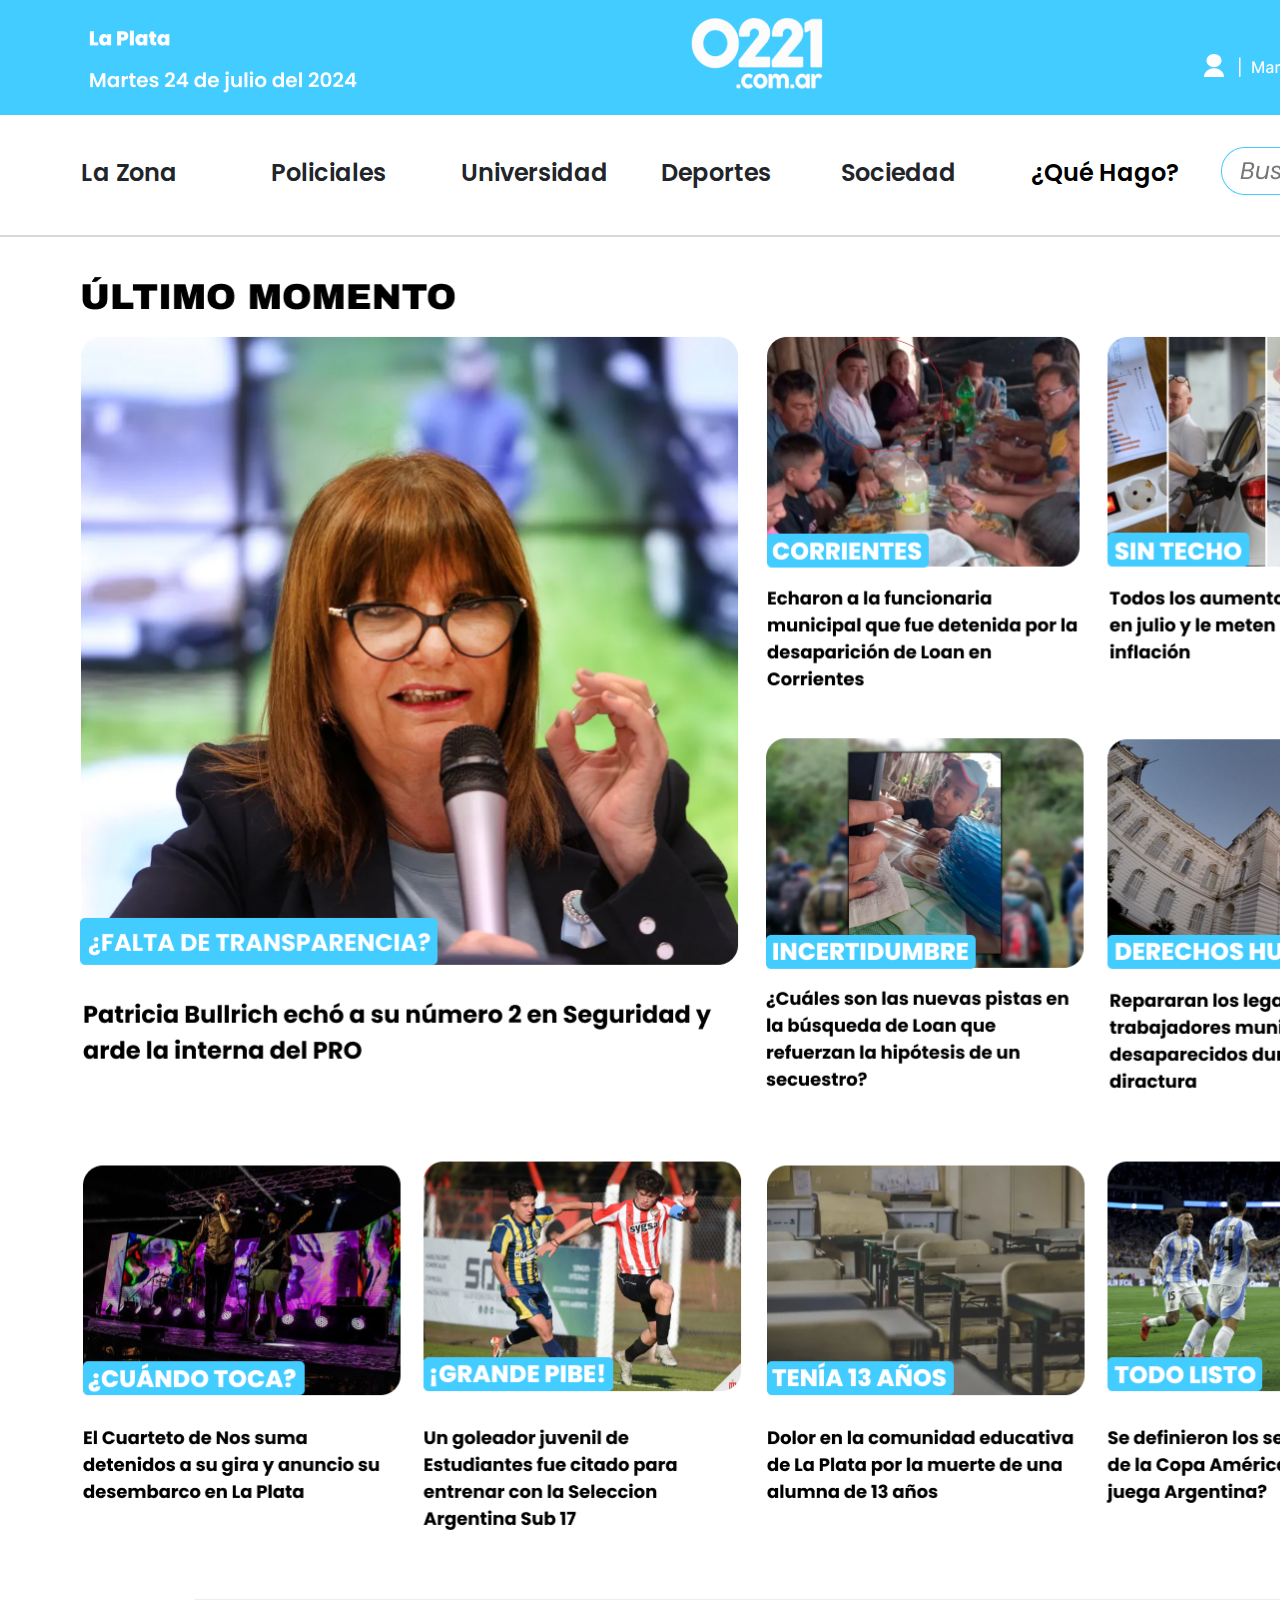
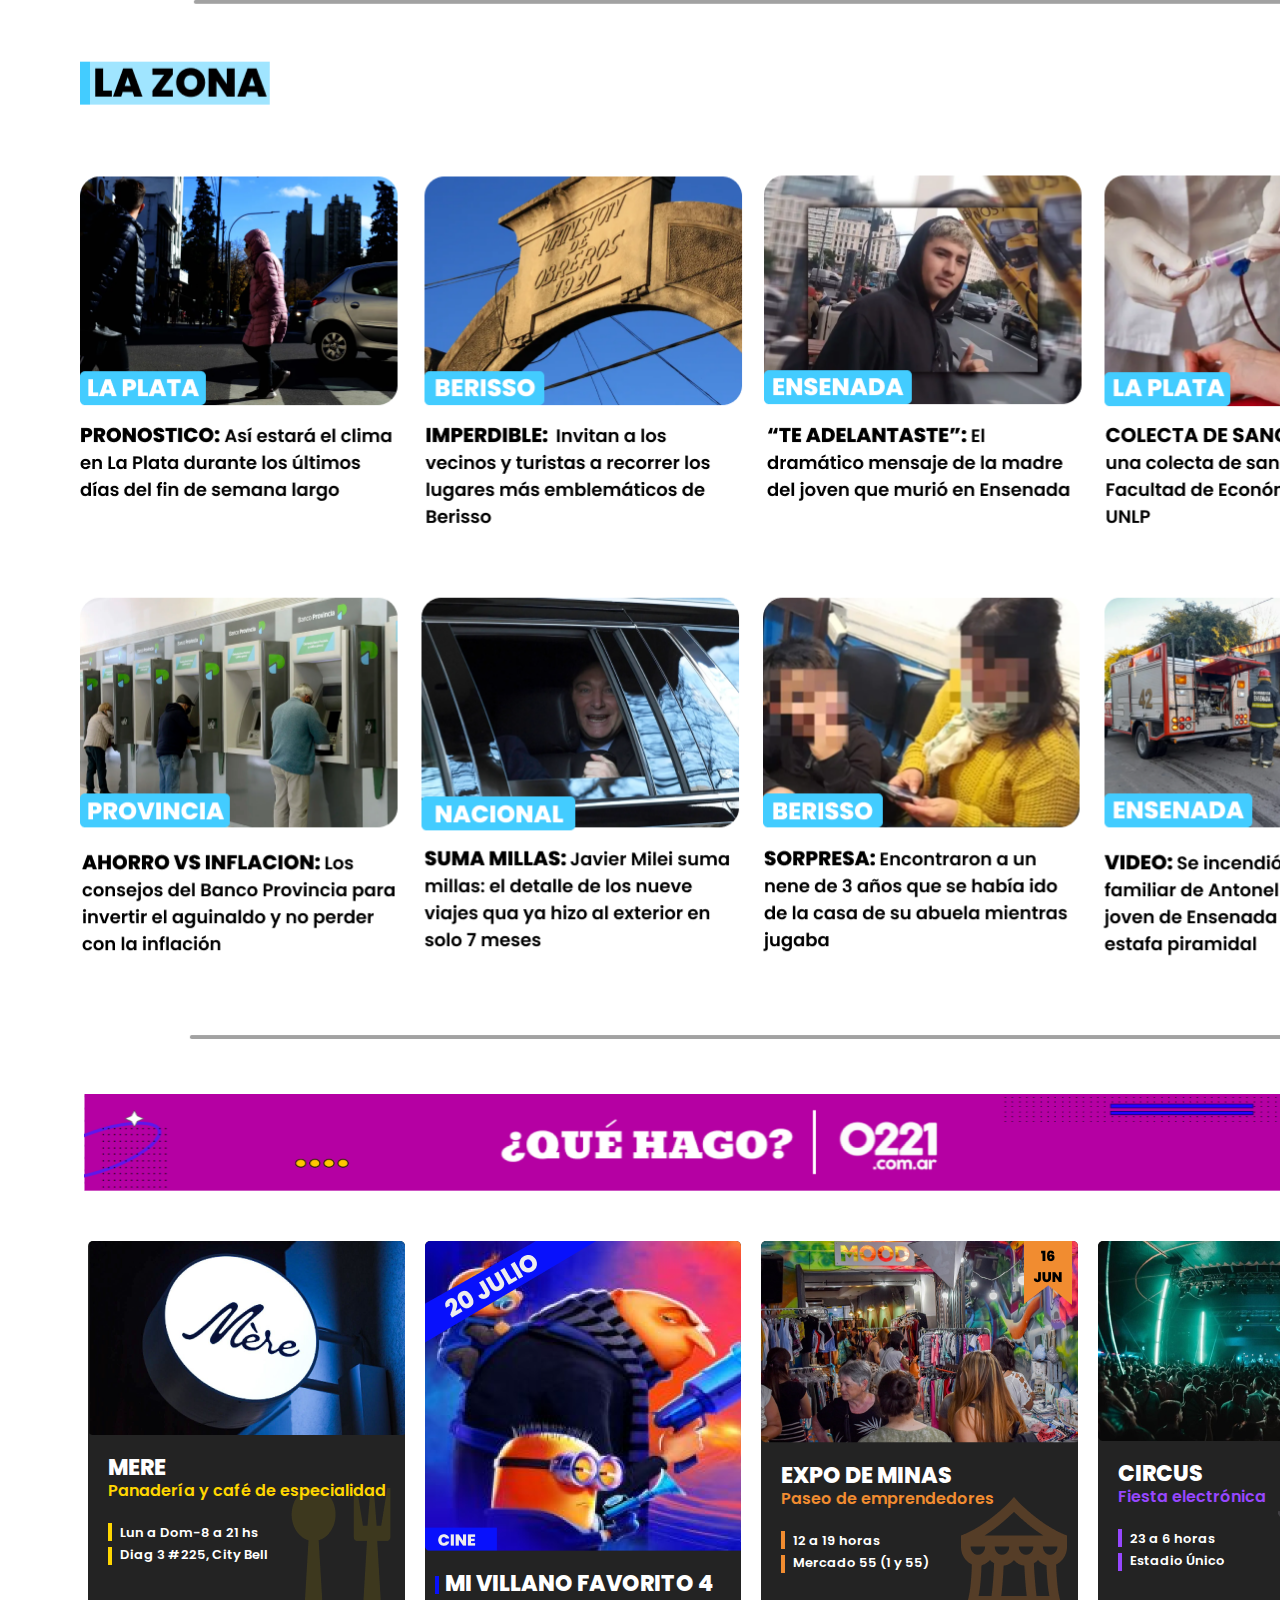
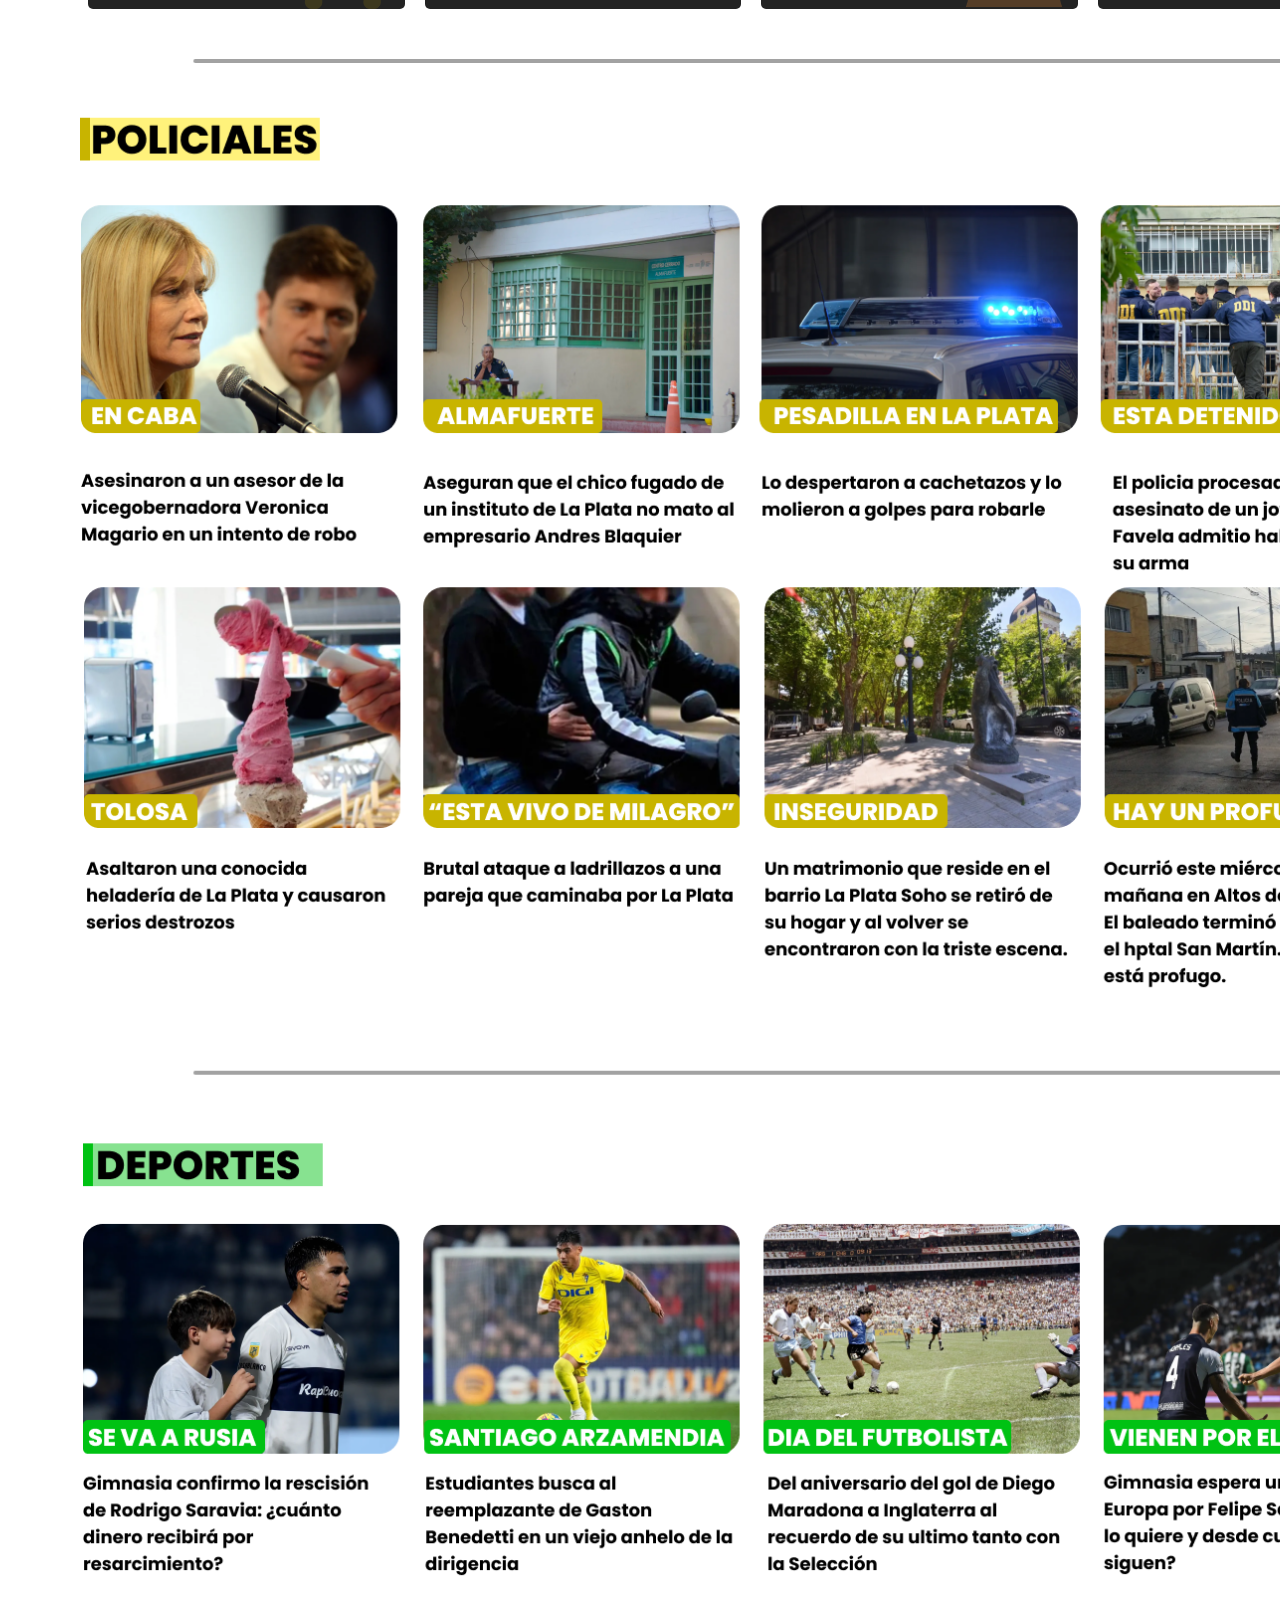
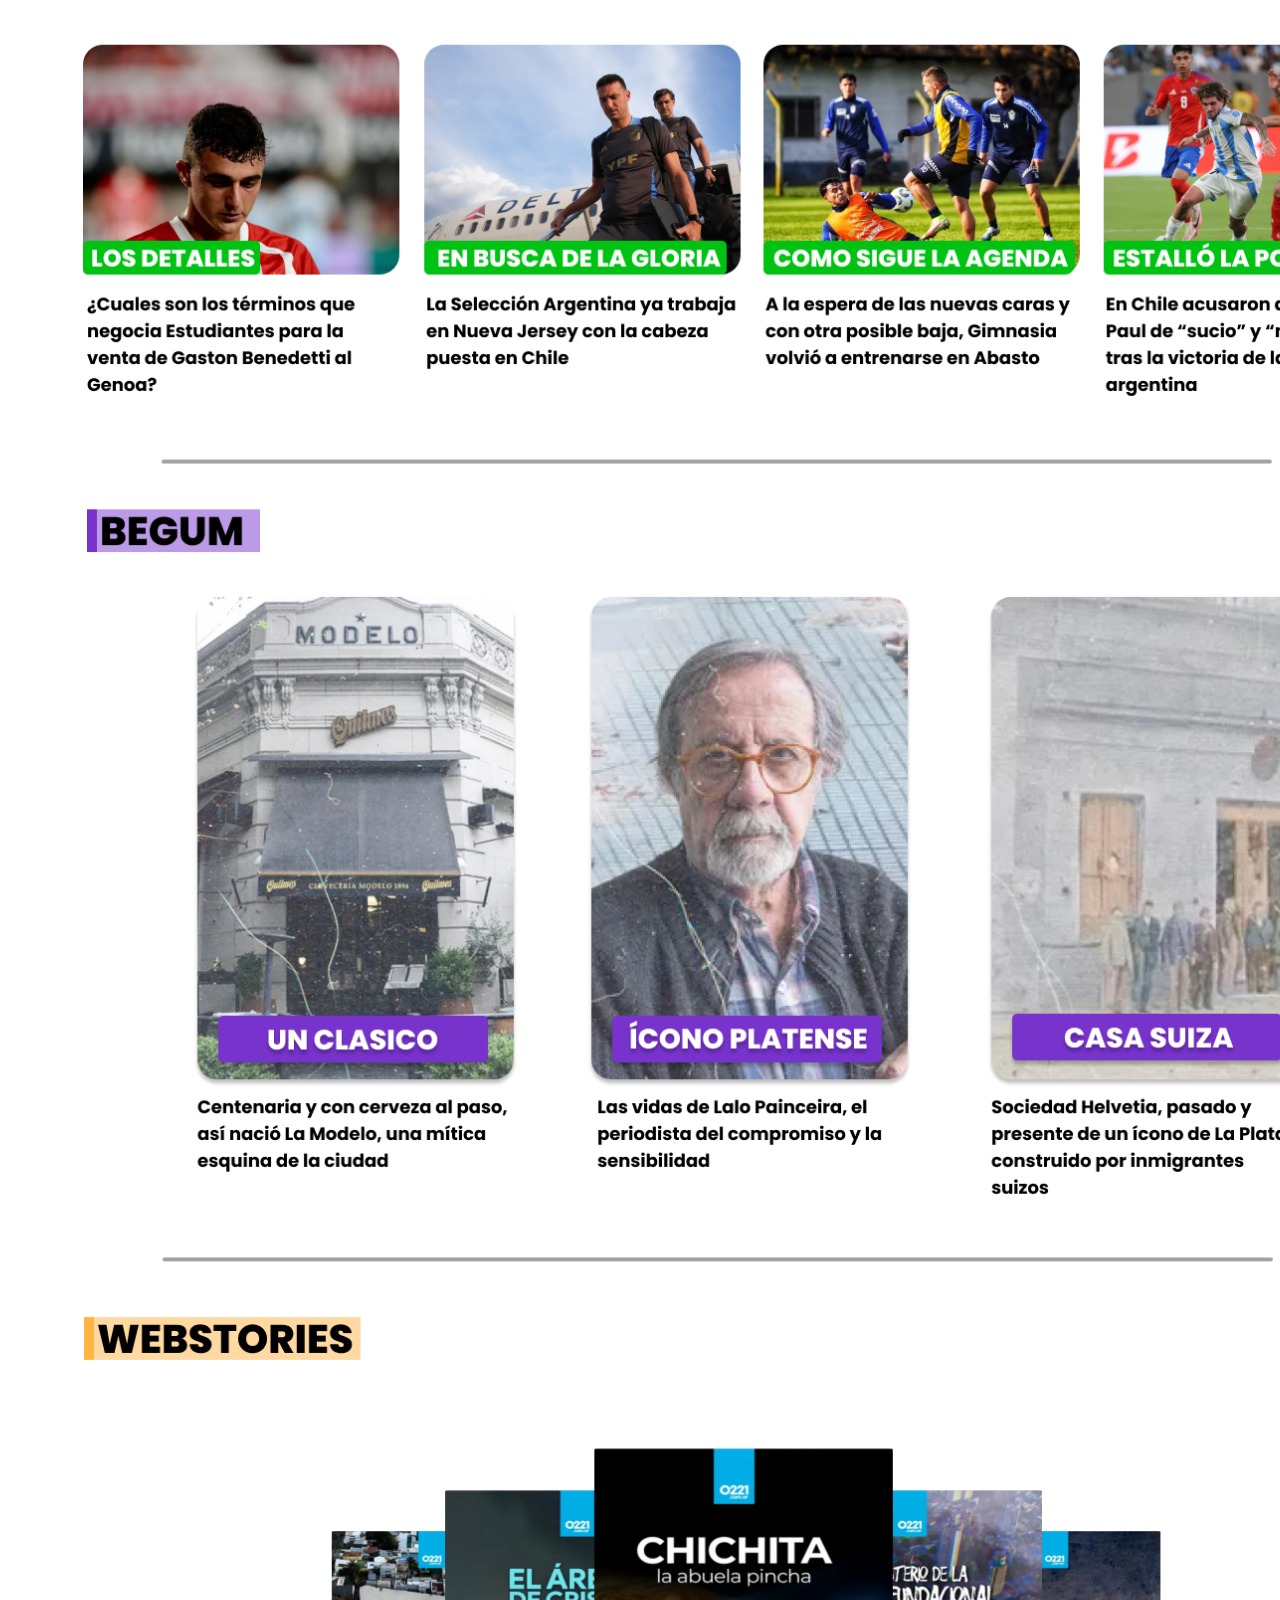
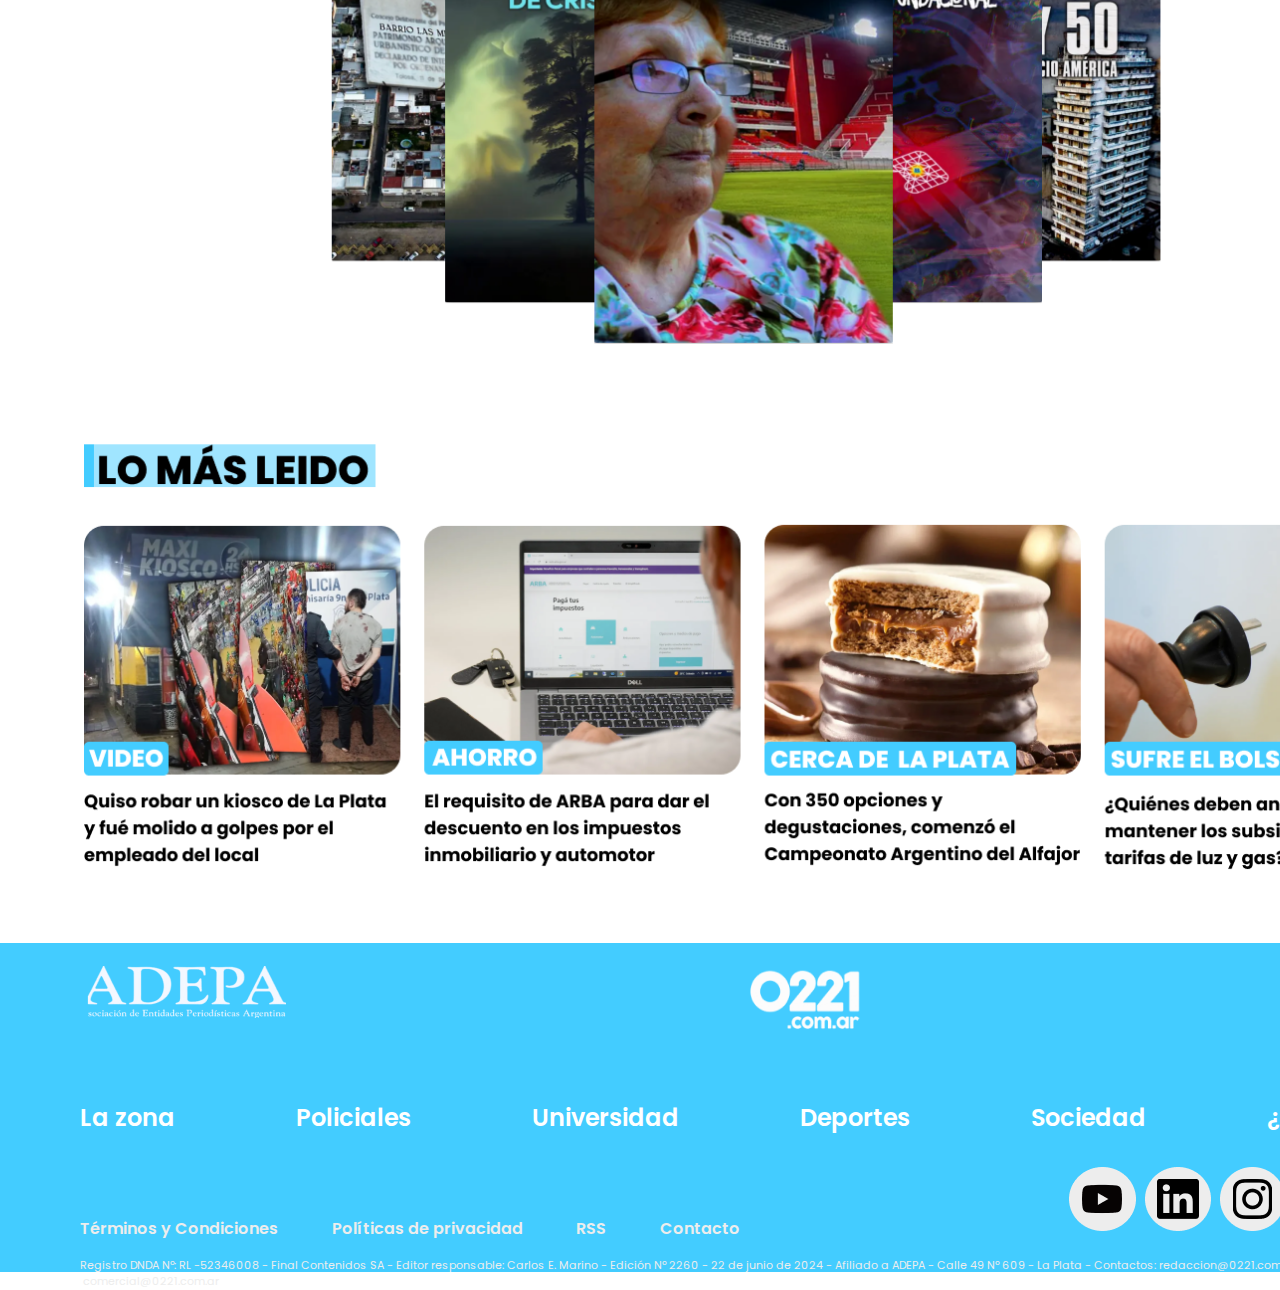
<file: index.html>
<!DOCTYPE html>
<html lang="en">
<head>
    <meta charset="UTF-8">
    <meta name="viewport" content="width=device-width, initial-scale=1.0">
    <link rel="preconnect" href="https://fonts.googleapis.com">
    <link rel="preconnect" href="https://fonts.gstatic.com" crossorigin>
    <link href="https://fonts.googleapis.com/css2?family=Poppins:ital,wght@0,100;0,200;0,300;0,400;0,500;0,600;0,700;0,800;0,900;1,100;1,200;1,300;1,400;1,500;1,600;1,700;1,800;1,900&display=swap" rel="stylesheet">
    <link href="https://cdn.jsdelivr.net/npm/bootstrap@5.3.3/dist/css/bootstrap.min.css" rel="stylesheet" integrity="sha384-QWTKZyjpPEjISv5WaRU9OFeRpok6YctnYmDr5pNlyT2bRjXh0JMhjY6hW+ALEwIH" crossorigin="anonymous">
    <link rel="stylesheet" href="QH.html">
    <link rel="stylesheet" href="style.css">
    <title>0221</title>
</head>
<body>
    <!--NAVBAR-->
    <header>
        <img src="data/header.png" alt="header">
    </header>
    <!--SECCIONES-->
    <section class="navbar2">
        <div class="dropdown zona H">
            <button class="dropdown-item" type="button" data-bs-toggle="dropdown" aria-expanded="false">
                <span>La Zona</span>
            </button>
            <ul class="dropdown-menu">
                <li><a class="dropdown-item" href="#">La Plata</a></li>
                <li><a class="dropdown-item" href="#">Berisso</a></li>
                <li><a class="dropdown-item" href="#">Ensenada</a></li>
                <li><a class="dropdown-item" href="#">Provincial</a></li>
                <li><a class="dropdown-item" href="#">Nacional</a></li>
            </ul>
        </div>
        <div class="poli H">
            <a><span>Policiales</span></a>
        </div>
        <div class="uni H">
            <a><span>Universidad</span></a>
        </div>
        <div class="dropdown deporte H">
            <button class="dropdown-item" type="button" data-bs-toggle="dropdown" aria-expanded="false">
                <span>Deportes</span>
            </button>
            <ul class="dropdown-menu">
                <li><a class="dropdown-item" href="#">Estudiantes</a></li>
                <li><a class="dropdown-item" href="#">Gimnasia</a></li>
                <li><a class="dropdown-item" href="#">Deportes</a></li>
            </ul>
        </div>
        <div class="dropdown sociedad H">
            <button class="dropdown-item" type="button" data-bs-toggle="dropdown" aria-expanded="false">
                <span>Sociedad</span>
            </button>
            <ul class="dropdown-menu">
                <li><a class="dropdown-item" href="#">Entretenimiento</a></li>
                <li><a class="dropdown-item" href="#">Tecno</a></li>
                <li><a class="dropdown-item" href="#">Bagum</a></li>
            </ul>
        </div>
        <div class="quehago H">
            <a href="QH.html"><span>¿Qué Hago?</span></a>
        </div>
        <div class="buscar">
            <img src="data/buscador.png" alt="">
        </div>
    </section>
    <!--PNG INICIO-->
    <section>
        <div class="stroke"></div>
        <img class="inicio" src="data/inicio.png" alt="" width="1345">
    </section>
    <!--QUE HAGO-->
    <section>
        <div>
            <a href="QH.html">
                <img class="rect-qh" src="data/bannerhome.png" alt="">
            </a>
        </div>
        <div class="orden-tarjetas">
            <div class="tarjeta">
                <img src="data/cards/comer1.png" alt="" >
                <h2>MERE</h2>
                <h3 class="amarillo">Panadería y café de especialidad</p>
                <div class="rect-cards-arriba" id="Ramarillo"></div>
                <p class="p1">Lun a Dom-8 a 21 hs </p>
                <div class="rect-cards-abajo" id="Ramarillo"></div>
                <p class="p2">Diag 3 #225, City Bell</p>
                <img  class="icono" src="data/comer.png" alt="">
                <div class="overlay">
                    <img src="data/hovers/comerhover1.png" alt="Overlay">
                </div>
            </div>
            <div class="tarjeta">
                <img src="data/cards/estrenos1.png" alt="" width="320">
                <div class="rect-cards" id="Razul"></div>
                <h2>MI VILLANO FAVORITO 4</h2>
                <div class="overlay">
                    <img src="data/hovers/estrenoshover1.png" alt="Overlay">
                </div>
            </div>
            <div class="tarjeta">
                <img src="data/cards/pasear3.png" alt="" >
                <h2>EXPO DE MINAS</h2>
                <h3 class="naranja">Paseo de emprendedores</p>
                <div class="rect-cards-arriba" id="Rnaranja"></div>
                <p class="p1">12 a 19 horas</p>
                <div class="rect-cards-abajo" id="Rnaranja"></div>
                <p class="p2">Mercado 55 (1 y 55)</p>
                <img class="icono" src="data/pasear.png" alt="">
                <div class="overlay">
                    <img src="data/hovers/pasearhover3.png" alt="Overlay">
                </div>
            </div>
            <div class="tarjeta">
                <img src="data/cards/noche1.png" alt="" >
                <h2>CIRCUS</h2>
                <h3 class="violeta">Fiesta electrónica</p>
                <div class="rect-cards-arriba" id="Rvioleta"></div>
                <p class="p1">23 a 6 horas</p>
                <div class="rect-cards-abajo" id="Rvioleta"></div>
                <p class="p2">Estadio Único</p>
                <img class="icono-noche" src="data/vidanoc.png" alt="">
                <div class="overlay">
                    <img src="data/hovers/nochehover1.png" alt="Overlay">
                </div>
            </div>
        </div>
    </section>
    <!--PNG INICIO 2-->
    <section>
        <img class="inicio" src="data/inicio2.png" alt="" width="1345">
    </section>
    <!--FOOTER-->
    <footer class="rect-footer">
        <div class="foot-up">
            <a href="https://adepa.org.ar/" target="_blank">
                <img src="data/adepa.png" alt="">
            </a>
            <a href="index.html">
            <img src="data/0221-logo.png" alt="" width="112" height="64">
            </a>
            <a href="http://www.aglaplata.com.ar/" target="_blank">
                <img src="data/aglp.png" alt="">
            </a>
        </div>
        <div class="foot-secc">
            <p>La zona</p>
            <p>Policiales</p>
            <p>Universidad</p>
            <p>Deportes</p>
            <p>Sociedad</p>
            <a href="QH.html" class="f">
                <p>¿Qué Hago?</p>
            </a>
        </div>
        <div class="foot-term">
            <p>Términos y Condiciones</p>
            <p>Políticas de privacidad</p>
            <p>RSS</p>
            <P>Contacto</P>
        </div>
        <div class="foot-red">
            <a href="https://www.youtube.com/channel/UCWFylKzypM2c1aRt5SImiuQ" target="_blank">
                <img src="data/yt.png" alt="">
            </a>
            <a href="https://www.linkedin.com/company/0221comar/" target="_blank">
                <img src="data/link.png" alt="">
            </a>
            <a href="https://www.instagram.com/0221comar/" target="_blank">
                <img src="data/ig.png" alt="">
            </a>
            <a href="https://x.com/0221comar" target="_blank">
                <img src="data/tw.png" alt="">
            </a>
            <a href="https://www.facebook.com/0221LaPlata" target="_blank">
                <img src="data/fb.png" alt="">
            </a>
        </div>
        <div class="foot-copy">
            <p>Registro DNDA Nº: RL -52346008 - Final Contenidos SA - Editor responsable: Carlos E. Marino - Edición Nº 2260 - 22 de junio de 2024 - Afiliado a ADEPA - Calle 49 Nº 609 - La Plata - Contactos: redaccion@0221.com.ar - comercial@0221.com.ar</p>
        </div>
    </footer>
<script src="https://cdn.jsdelivr.net/npm/bootstrap@5.3.3/dist/js/bootstrap.bundle.min.js" integrity="sha384-YvpcrYf0tY3lHB60NNkmXc5s9fDVZLESaAA55NDzOxhy9GkcIdslK1eN7N6jIeHz" crossorigin="anonymous"></script>
</body>
</html>
</file>
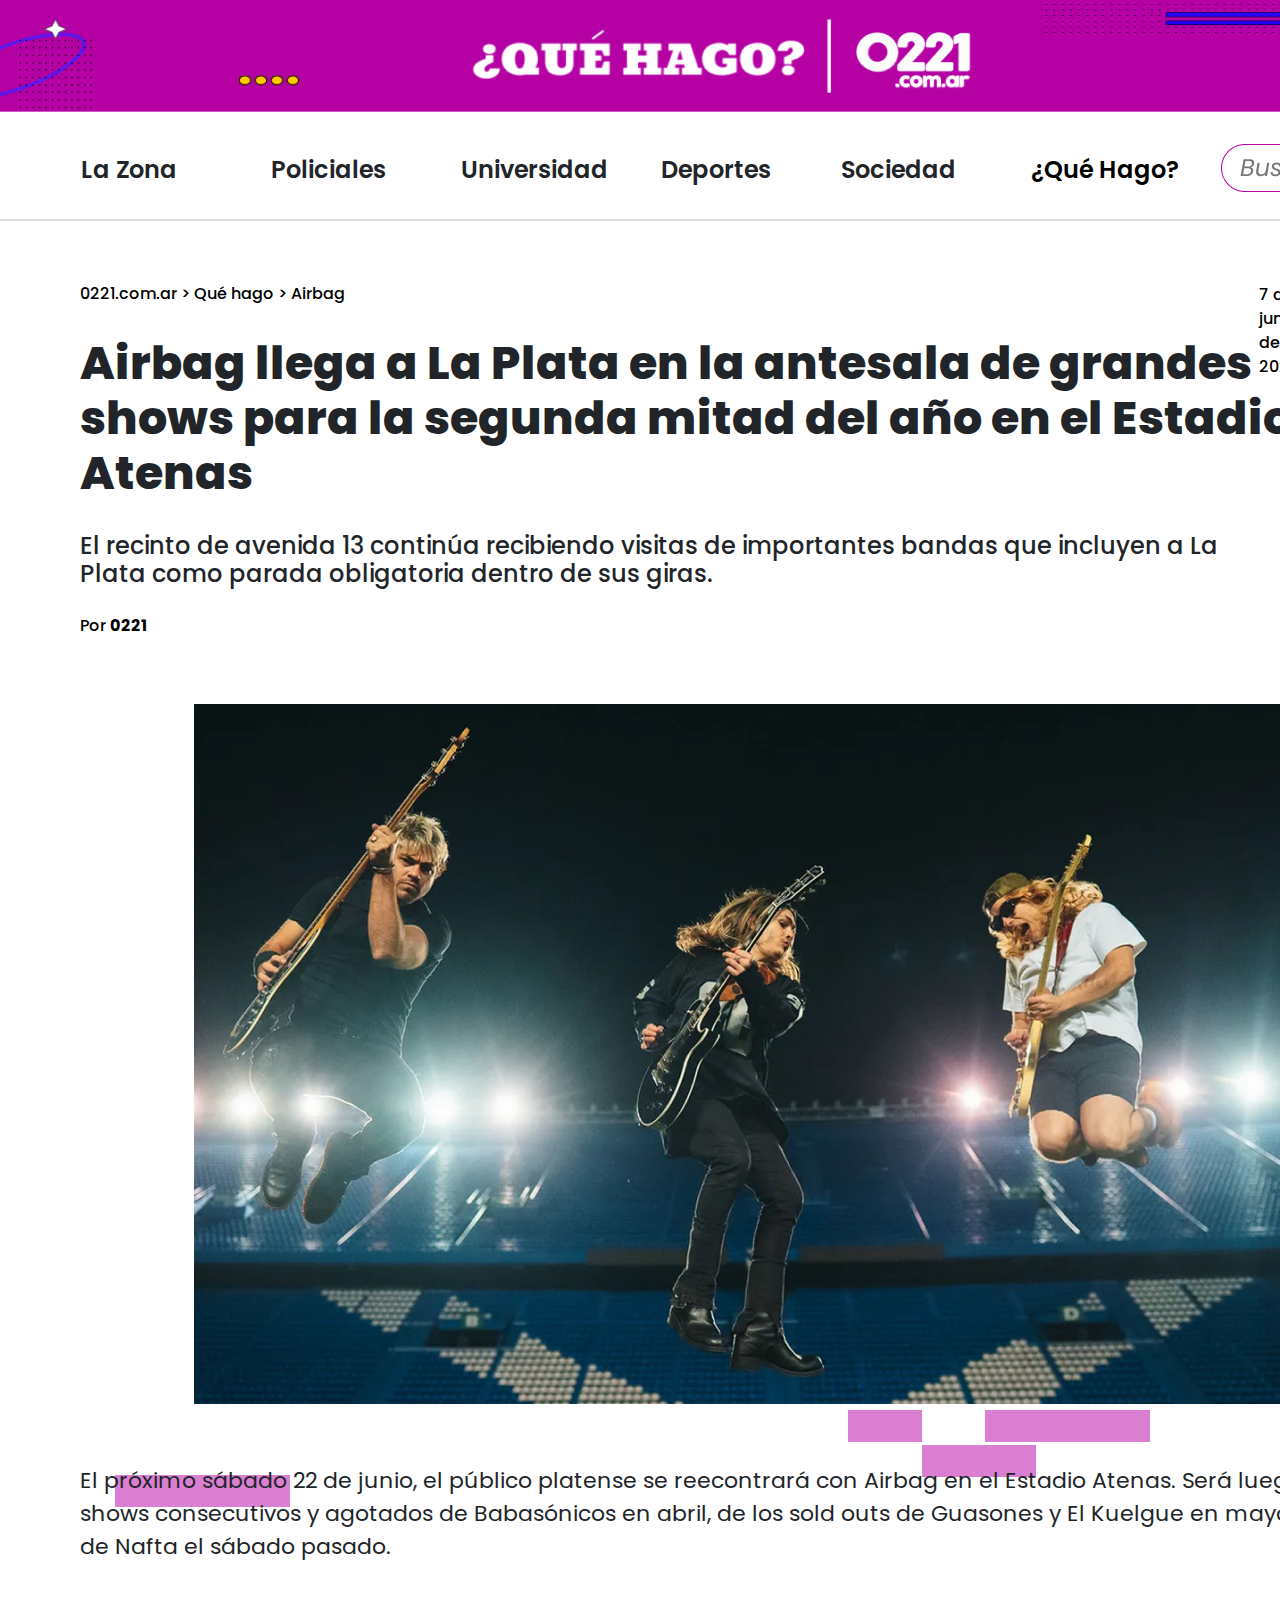
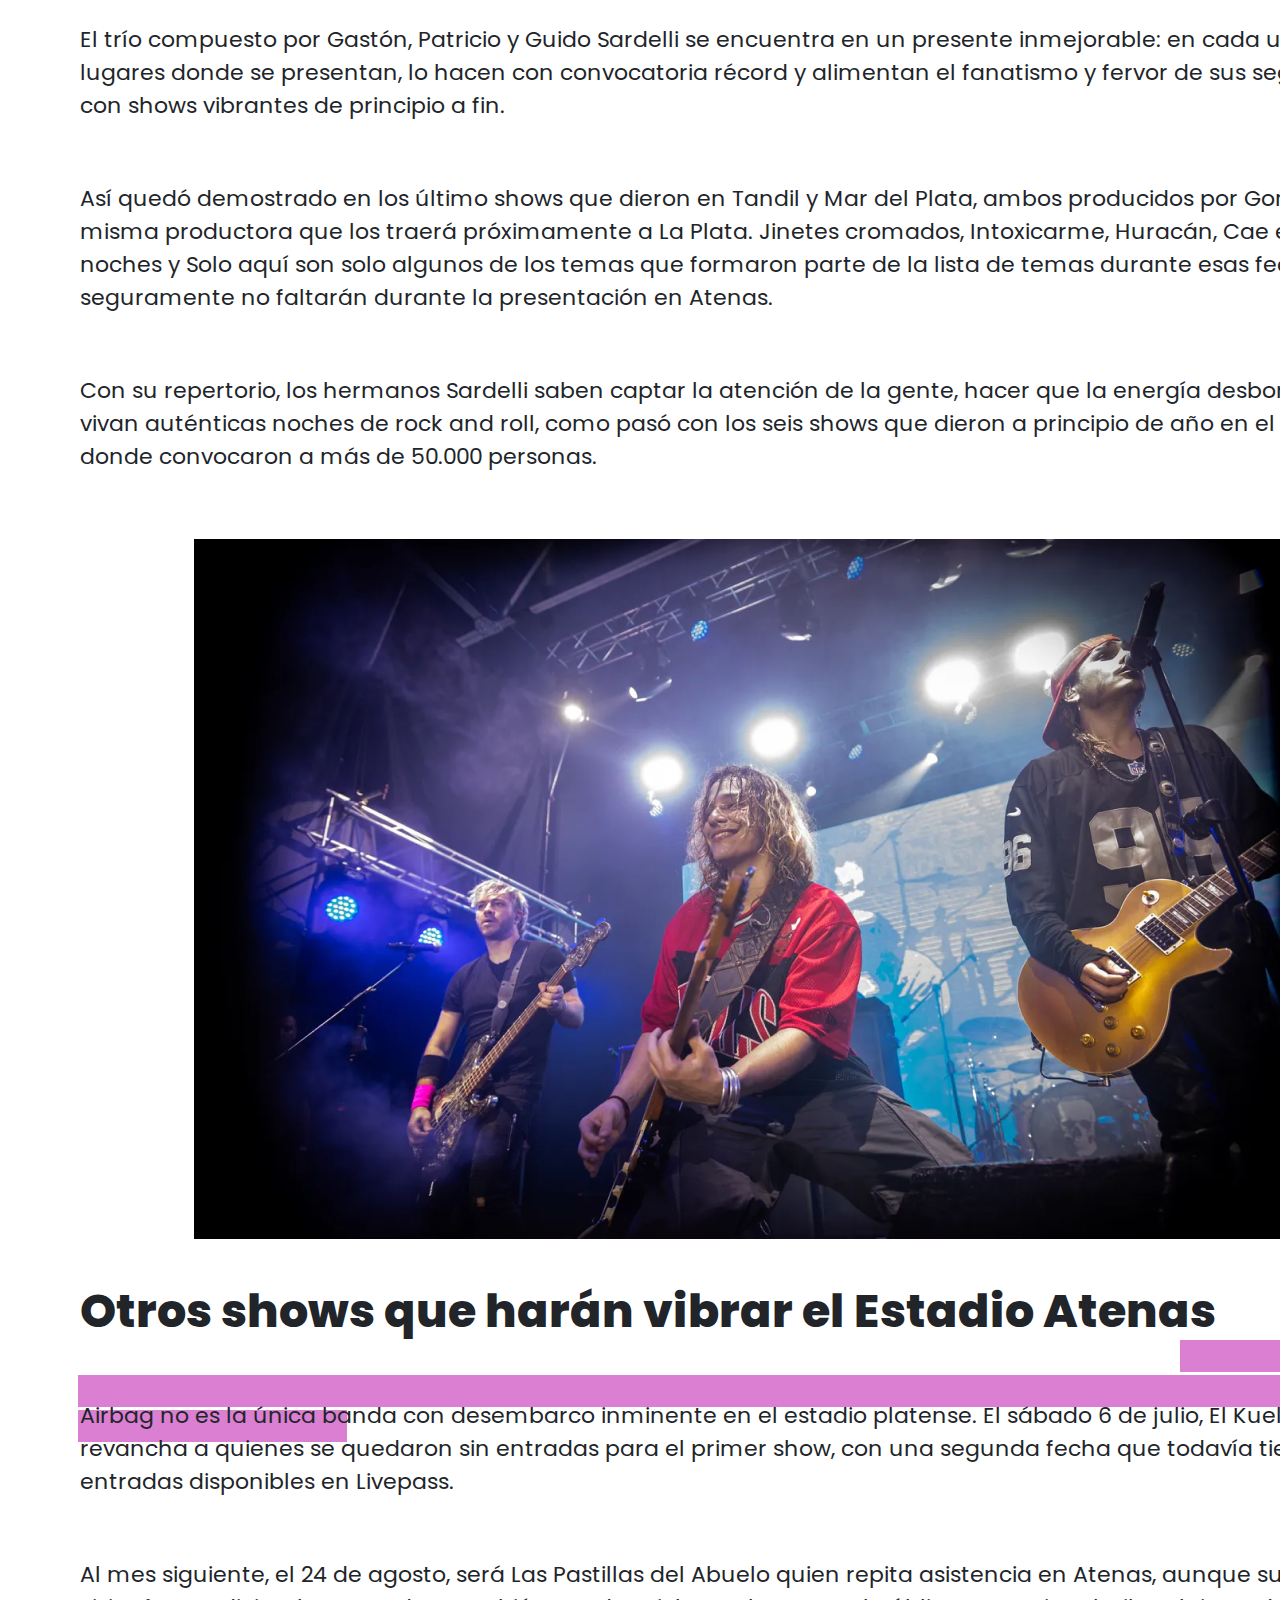
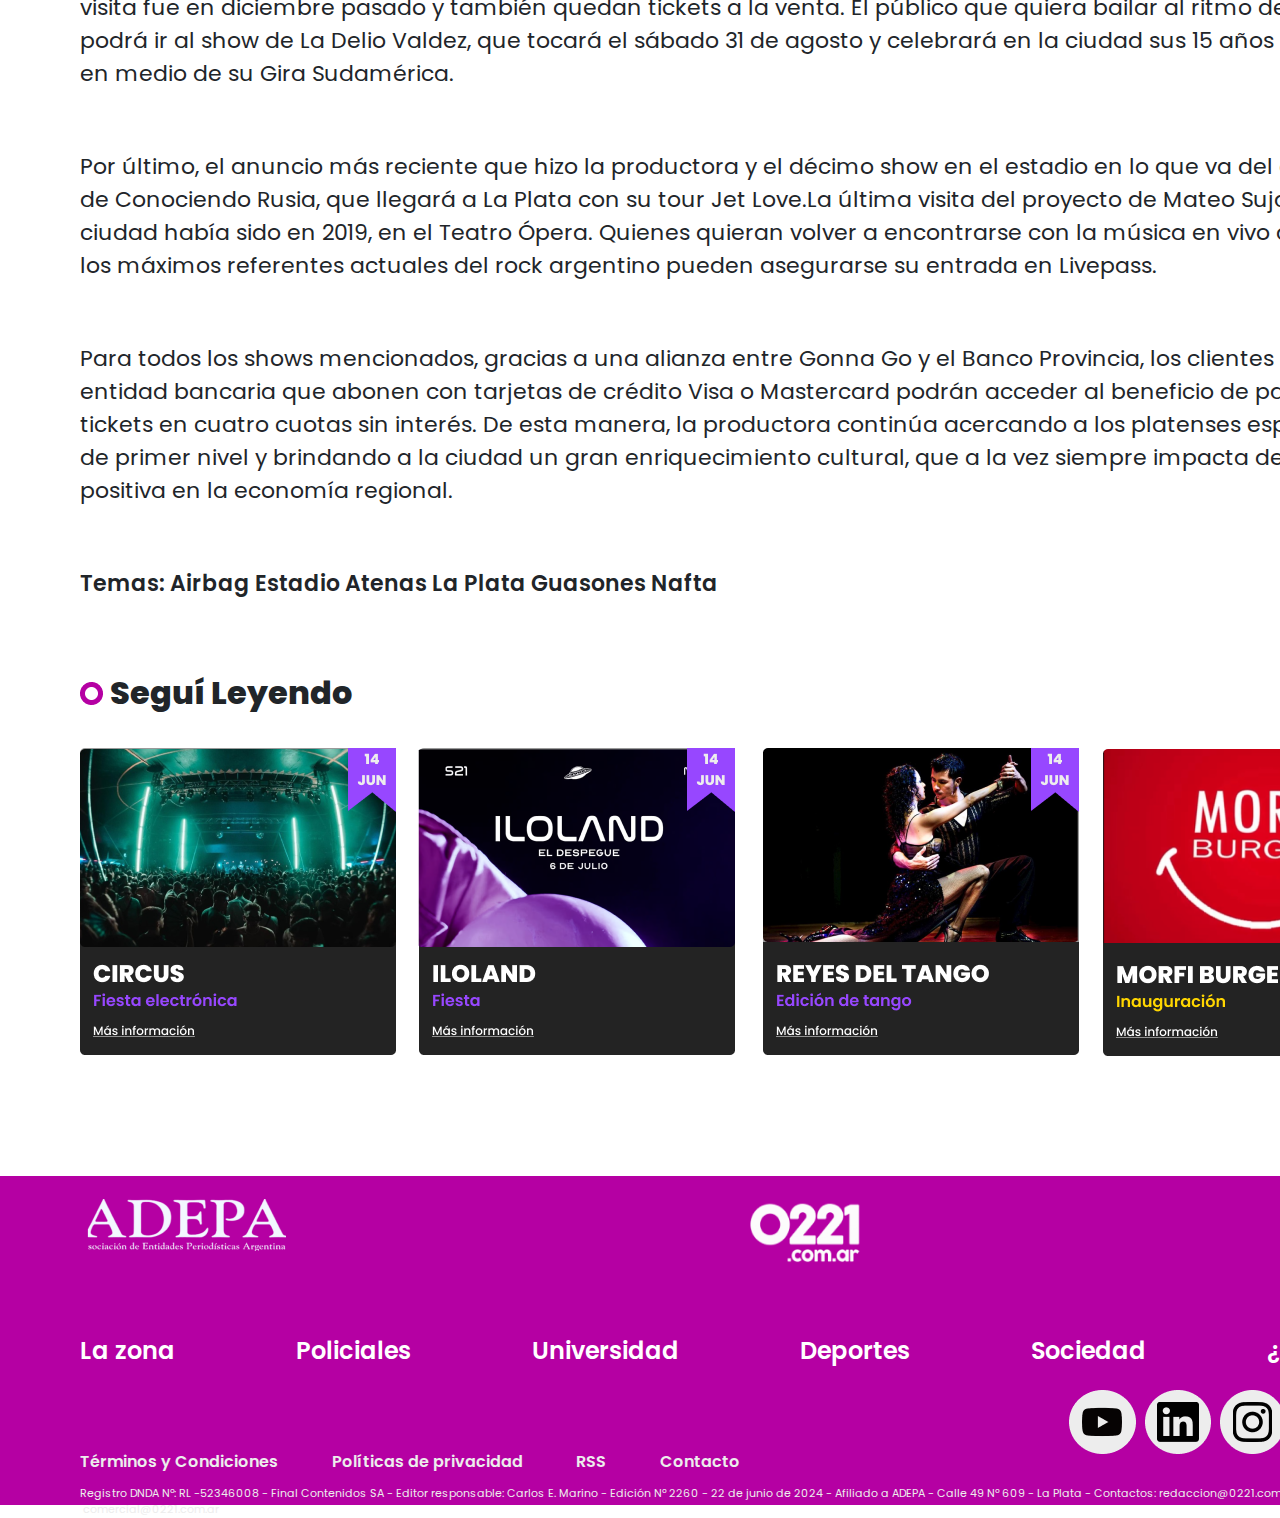
<file: airbag.html>
<!DOCTYPE html>
<html lang="en">
<head>
    <meta charset="UTF-8">
    <meta name="viewport" content="width=device-width, initial-scale=1.0">
    <link href="https://fonts.googleapis.com/css2?family=Poppins:ital,wght@0,100;0,200;0,300;0,400;0,500;0,600;0,700;0,800;0,900;1,100;1,200;1,300;1,400;1,500;1,600;1,700;1,800;1,900&display=swap" rel="stylesheet">
    <link href="https://cdn.jsdelivr.net/npm/bootstrap@5.3.3/dist/css/bootstrap.min.css" rel="stylesheet" integrity="sha384-QWTKZyjpPEjISv5WaRU9OFeRpok6YctnYmDr5pNlyT2bRjXh0JMhjY6hW+ALEwIH" crossorigin="anonymous">
    <link rel="stylesheet" href="styleAirbag.css">
    <title>Airbag</title>
</head>
<body>
     <!--NAVBAR-->
     <header>
        <img src="data/banner.png" alt="">
        <a href="index.html">
            <img class="logo" src="data/0221-logo.png" alt="">
        </a>
     </header>
      <!--SECCIONES-->
    <section class="navbar2">
        <div class="dropdown zona H">
            <button class="dropdown-item" type="button" data-bs-toggle="dropdown" aria-expanded="false">
                <span>La Zona</span>
            </button>
            <ul class="dropdown-menu">
                <li><a class="dropdown-item" href="#">La Plata</a></li>
                <li><a class="dropdown-item" href="#">Berisso</a></li>
                <li><a class="dropdown-item" href="#">Ensenada</a></li>
                <li><a class="dropdown-item" href="#">Provincial</a></li>
                <li><a class="dropdown-item" href="#">Nacional</a></li>
            </ul>
        </div>
        <div class="poli H">
            <a><span>Policiales</span></a>
        </div>
        <div class="uni H">
            <a><span>Universidad</span></a>
        </div>
        <div class="dropdown deporte H">
            <button class="dropdown-item" type="button" data-bs-toggle="dropdown" aria-expanded="false">
                <span>Deportes</span>
            </button>
            <ul class="dropdown-menu">
                <li><a class="dropdown-item" href="#">Estudiantes</a></li>
                <li><a class="dropdown-item" href="#">Gimnasia</a></li>
                <li><a class="dropdown-item" href="#">Deportes</a></li>
            </ul>
        </div>
        <div class="dropdown sociedad H">
            <button class="dropdown-item" type="button" data-bs-toggle="dropdown" aria-expanded="false">
                <span>Sociedad</span>
            </button>
            <ul class="dropdown-menu">
                <li><a class="dropdown-item" href="#">Entretenimiento</a></li>
                <li><a class="dropdown-item" href="#">Tecno</a></li>
                <li><a class="dropdown-item" href="#">Bagum</a></li>
            </ul>
        </div>
        <div class="quehago H">
            <a href="QH.html"><span>¿Qué Hago?</span></a>
        </div>
        <div class="buscar">
            <img src="data/buscadorQH.png" alt="">
        </div>
        <div class="linea"></div>
    </section>
     <!--NOTA-->
     <section>
        <div>
            <a href="index.html">
                <div class="volverh"></div>
            </a>
            <a href="QH.html">
                <div class="volverqh"></div>
            </a>
            <p class="filtro">0221.com.ar  >  Qué hago  >  Airbag</p>
            <p class="filtro" id="fecha">7 de junio de 2024</p>
        </div>
        <div class="nota">
            <h1>Airbag llega a La Plata en la antesala de grandes shows para la segunda mitad del año en el Estadio Atenas</h1>
            <h3>El recinto de avenida 13 continúa recibiendo visitas de importantes bandas que incluyen a La Plata como parada obligatoria dentro de sus giras.</h3>
            <p class="filtro" id="marca">Por <strong>0221</strong></p>
            <img class="foto1" src="data/nota1.png" alt="">
            <div class="l1"></div>
            <div class="l2"></div>
            <div class="l3"></div>
            <div class="l4"></div>
            <p>El próximo sábado 22 de junio, el público platense se reecontrará con Airbag en el Estadio Atenas. Será luego de los dos shows consecutivos y agotados de Babasónicos en abril, de los sold outs de Guasones y El Kuelgue en mayo, y de Nafta el sábado pasado.</p>
            <p>El trío compuesto por Gastón, Patricio y Guido Sardelli se encuentra en un presente inmejorable: en cada uno de los lugares donde se presentan, lo hacen con convocatoria récord y alimentan el fanatismo y fervor de sus seguidores, con shows vibrantes de principio a fin.</p>
            <p>Así quedó demostrado en los último shows que dieron en Tandil y Mar del Plata, ambos producidos por Gonna Go, la misma productora que los traerá próximamente a La Plata. Jinetes cromados, Intoxicarme, Huracán, Cae el sol, Por mil noches y Solo aquí son solo algunos de los temas que formaron parte de la lista de temas durante esas fechas, y que seguramente no faltarán durante la presentación en Atenas.</p>
            <p>Con su repertorio, los hermanos Sardelli saben captar la atención de la gente, hacer que la energía desborde y que se vivan auténticas noches de rock and roll, como pasó con los seis shows que dieron a principio de año en el Luna Park, donde convocaron a más de 50.000 personas.</p>
            <img class="foto1" src="data/nota2.png" alt="">
            <h1 class="h22">Otros shows que harán vibrar el Estadio Atenas</h1>
            <div class="l5"></div>
            <div class="l6"></div>
            <div class="l7"></div>
            <p>Airbag no es la única banda con desembarco inminente en el estadio platense. El sábado 6 de julio, El Kuelgue dará revancha a quienes se quedaron sin entradas para el primer show, con una segunda fecha que todavía tiene entradas disponibles en Livepass.</p>
            <p>Al mes siguiente, el 24 de agosto, será Las Pastillas del Abuelo quien repita asistencia en Atenas, aunque su anterior visita fue en diciembre pasado y también quedan tickets a la venta. El público que quiera bailar al ritmo de la cumbia podrá ir al show de La Delio Valdez, que tocará el sábado 31 de agosto y celebrará en la ciudad sus 15 años de carrera, en medio de su Gira Sudamérica.</p>
            <p>Por último, el anuncio más reciente que hizo la productora y el décimo show en el estadio en lo que va del año, es el de Conociendo Rusia, que llegará a La Plata con su tour Jet Love.La última visita del proyecto de Mateo Sujatovich a la ciudad había sido en 2019, en el Teatro Ópera. Quienes quieran volver a encontrarse con la música en vivo de uno de los máximos referentes actuales del rock argentino pueden asegurarse su entrada en Livepass.</p>
            <p>Para todos los shows mencionados, gracias a una alianza entre Gonna Go y el Banco Provincia, los clientes de dicha entidad bancaria que abonen con tarjetas de crédito Visa o Mastercard podrán acceder al beneficio de pagar sus tickets en cuatro cuotas sin interés. De esta manera, la productora continúa acercando a los platenses espectáculos de primer nivel y brindando a la ciudad un gran enriquecimiento cultural, que a la vez siempre impacta de manera positiva en la economía regional.</p>
            <p class="temas">Temas:        Airbag        Estadio Atenas        La Plata        Guasones        Nafta</p>
        </div>
        <div>
            <img class="leer" src="data/leer.png" alt="">
            <h2>Seguí Leyendo</h2>
            <img src="data/seguileyendo.png" alt="">
        </div>
     </section>
     <!--FOOTER-->
    <footer class="rect-footer">
        <div class="foot-up">
            <a href="https://adepa.org.ar/" target="_blank">
                <img src="data/adepa.png" alt="">
            </a>
            <a href="index.html">
            <img src="data/0221-logo.png" alt="" width="112" height="64">
            </a>
            <a href="http://www.aglaplata.com.ar/" target="_blank">
                <img src="data/aglp.png" alt="">
            </a>
        </div>
        <div class="foot-secc">
            <p>La zona</p>
            <p>Policiales</p>
            <p>Universidad</p>
            <p>Deportes</p>
            <p>Sociedad</p>
            <a href="QH.html">
                <p>¿Qué Hago?</p>
            </a>
        </div>
        <div class="foot-term">
            <p>Términos y Condiciones</p>
            <p>Políticas de privacidad</p>
            <p>RSS</p>
            <P>Contacto</P>
        </div>
        <div class="foot-red">
            <a href="https://www.youtube.com/channel/UCWFylKzypM2c1aRt5SImiuQ" target="_blank">
                <img src="data/yt.png" alt="">
            </a>
            <a href="https://www.linkedin.com/company/0221comar/" target="_blank">
                <img src="data/link.png" alt="">
            </a>
            <a href="https://www.instagram.com/0221comar/" target="_blank">
                <img src="data/ig.png" alt="">
            </a>
            <a href="https://x.com/0221comar" target="_blank">
                <img src="data/tw.png" alt="">
            </a>
            <a href="https://www.facebook.com/0221LaPlata" target="_blank">
                <img src="data/fb.png" alt="">
            </a>
        </div>
        <div class="foot-copy">
            <p>Registro DNDA Nº: RL -52346008 - Final Contenidos SA - Editor responsable: Carlos E. Marino - Edición Nº 2260 - 22 de junio de 2024 - Afiliado a ADEPA - Calle 49 Nº 609 - La Plata - Contactos: redaccion@0221.com.ar - comercial@0221.com.ar</p>
        </div>
    </footer>
</body>
</html>
</file>
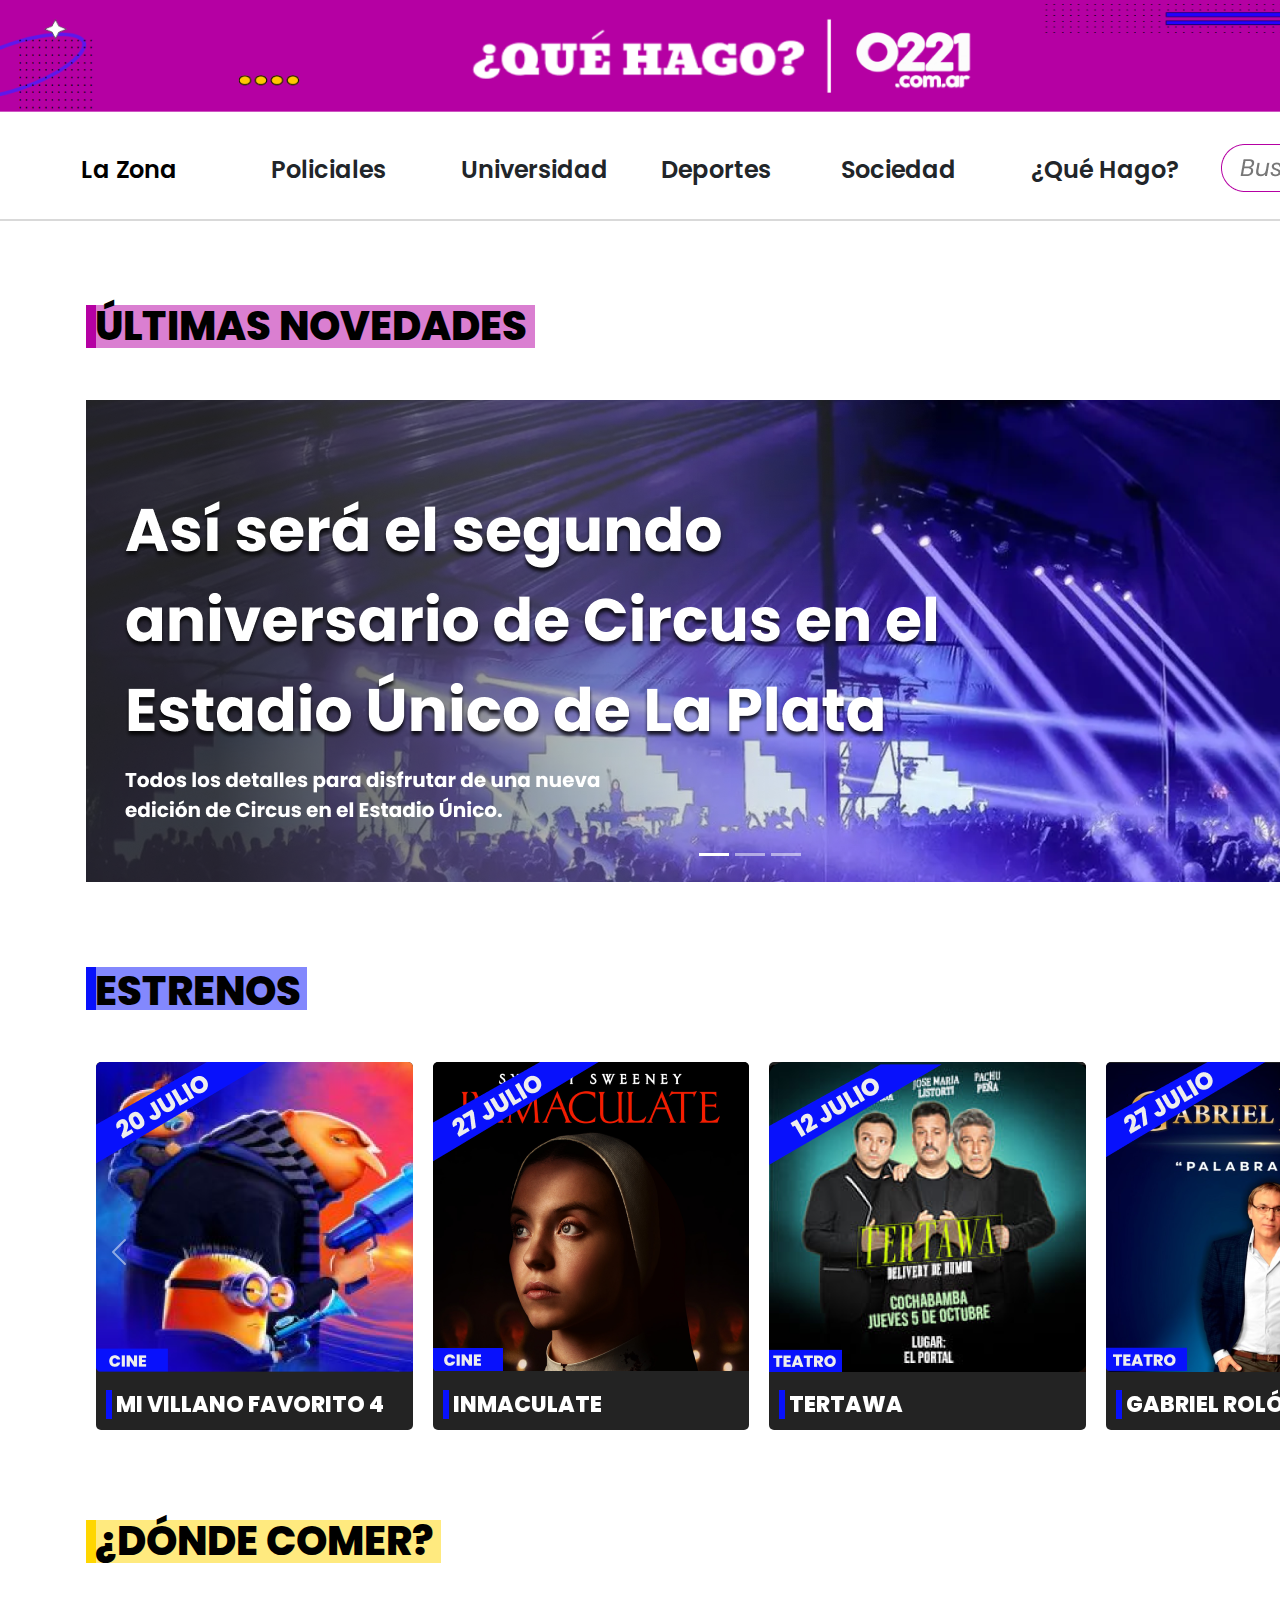
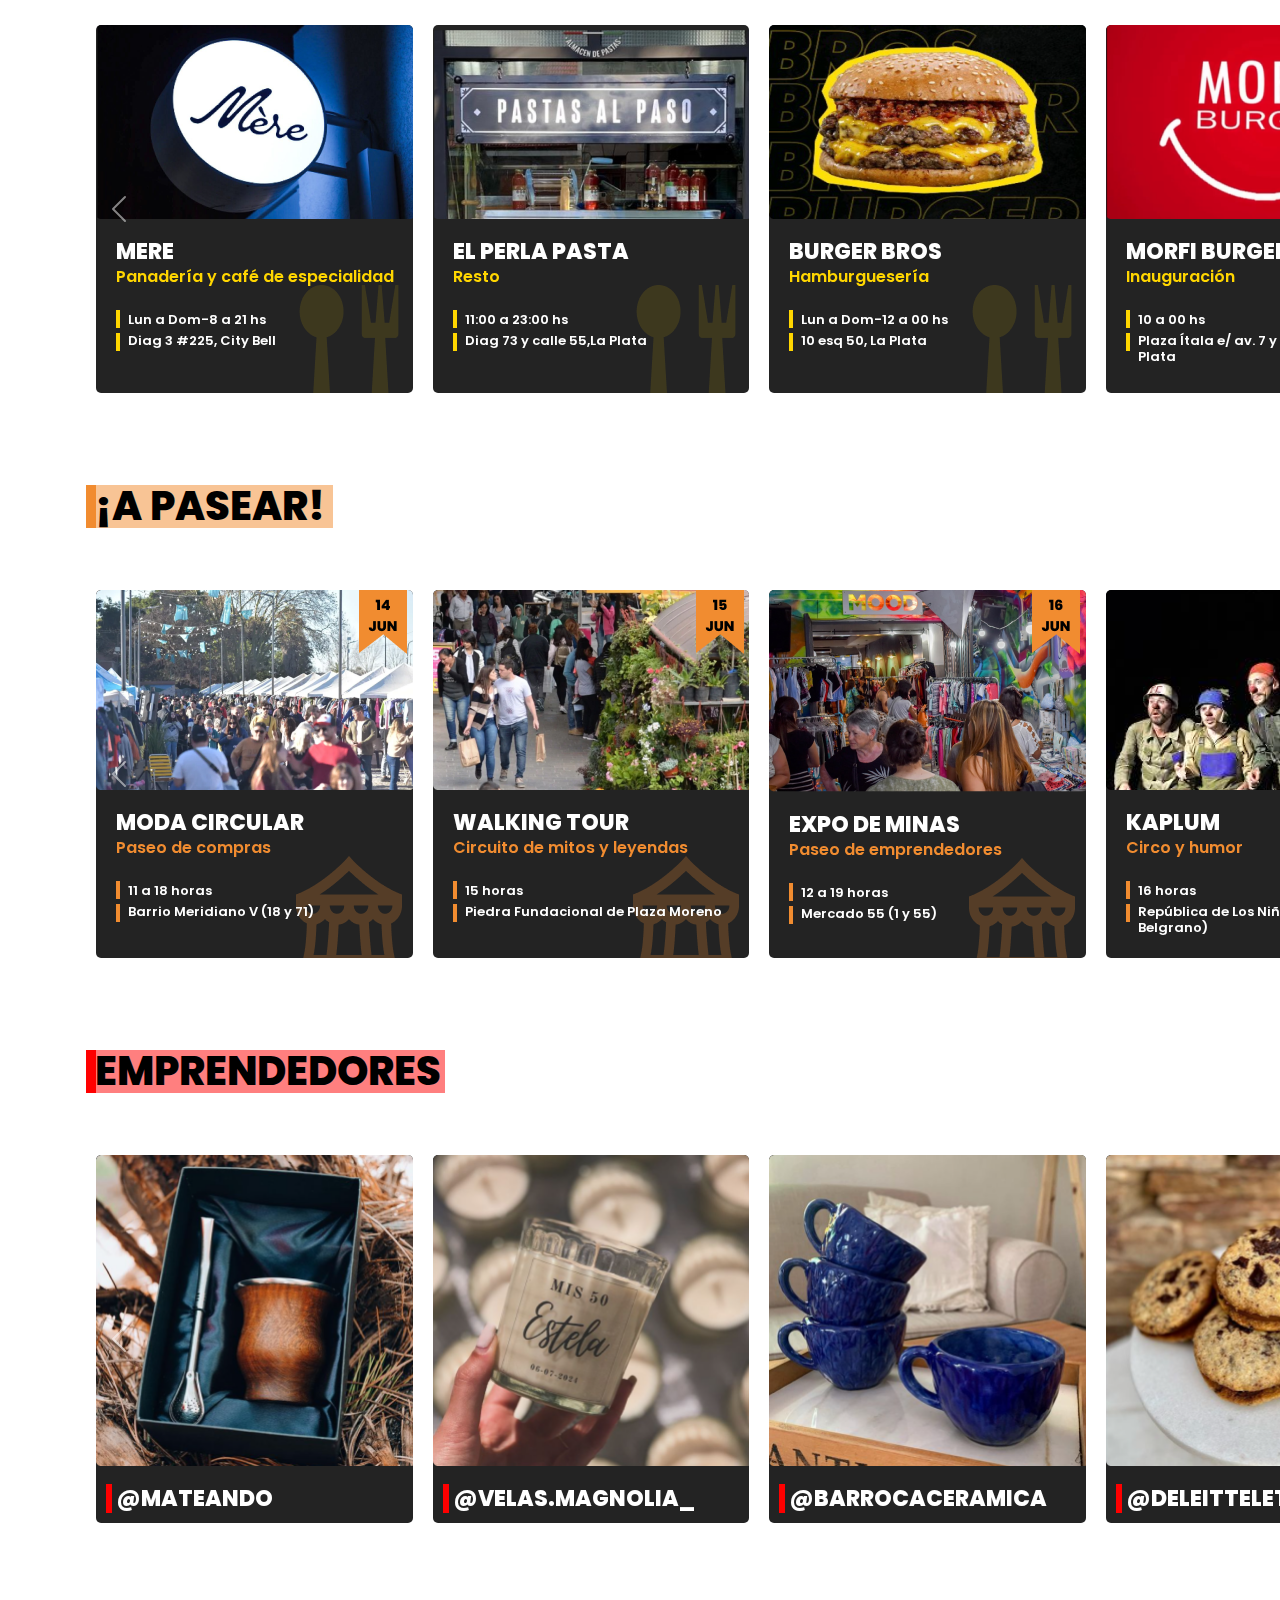
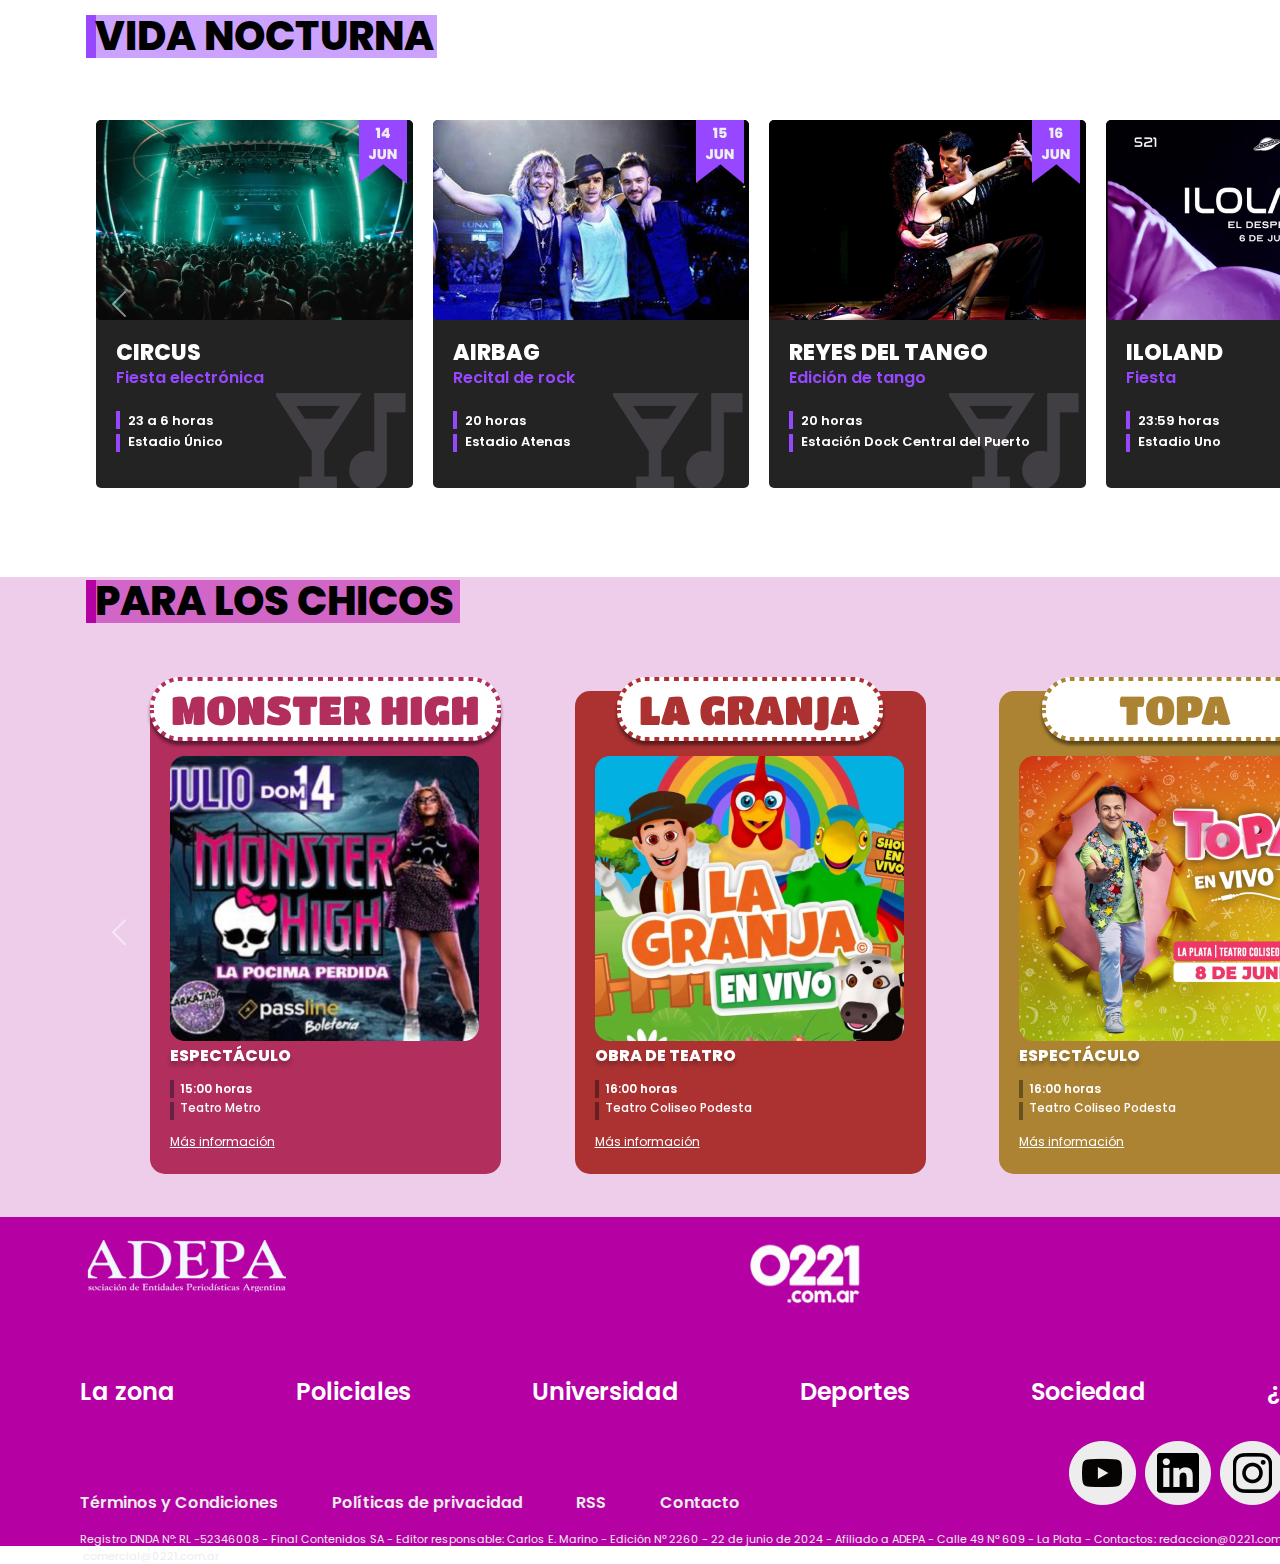
<file: QH.html>
<!DOCTYPE html>
<html lang="en">
<head>
    <meta charset="UTF-8">
    <meta name="viewport" content="width=device-width, initial-scale=1.0">
    <link href="https://fonts.googleapis.com/css2?family=Poppins:ital,wght@0,100;0,200;0,300;0,400;0,500;0,600;0,700;0,800;0,900;1,100;1,200;1,300;1,400;1,500;1,600;1,700;1,800;1,900&display=swap" rel="stylesheet">
    <link href="https://cdn.jsdelivr.net/npm/bootstrap@5.3.3/dist/css/bootstrap.min.css" rel="stylesheet" integrity="sha384-QWTKZyjpPEjISv5WaRU9OFeRpok6YctnYmDr5pNlyT2bRjXh0JMhjY6hW+ALEwIH" crossorigin="anonymous">
    <link rel="stylesheet" href="styleQH.css">
    <title>¿Qué Hago?</title>
</head>
<body>
     <!--NAVBAR-->
     <header>
        <img src="data/banner.png" alt="">
        <a href="index.html">
            <img class="logo" src="data/0221-logo.png" alt="">
        </a>
     </header>
     <!--SECCIONES-->
    <section class="navbar2">
        <div class="dropdown zona H">
            <button class="dropdown-item" type="button" data-bs-toggle="dropdown" aria-expanded="false">
                <a href="index.html"><span>La Zona</span></a>
            </button>
            <ul class="dropdown-menu">
                <li><a class="dropdown-item" href="#">La Plata</a></li>
                <li><a class="dropdown-item" href="#">Berisso</a></li>
                <li><a class="dropdown-item" href="#">Ensenada</a></li>
                <li><a class="dropdown-item" href="#">Provincial</a></li>
                <li><a class="dropdown-item" href="#">Nacional</a></li>
            </ul>
        </div>
        <div class="poli H">
            <a><span>Policiales</span></a>
        </div>
        <div class="uni H">
            <a><span>Universidad</span></a>
        </div>
        <div class="dropdown deporte H">
            <button class="dropdown-item" type="button" data-bs-toggle="dropdown" aria-expanded="false">
                <span>Deportes</span>
            </button>
            <ul class="dropdown-menu">
                <li><a class="dropdown-item" href="#">Estudiantes</a></li>
                <li><a class="dropdown-item" href="#">Gimnasia</a></li>
                <li><a class="dropdown-item" href="#">Deportes</a></li>
            </ul>
        </div>
        <div class="dropdown sociedad H">
            <button class="dropdown-item" type="button" data-bs-toggle="dropdown" aria-expanded="false">
                <span>Sociedad</span>
            </button>
            <ul class="dropdown-menu">
                <li><a class="dropdown-item" href="#">Entretenimiento</a></li>
                <li><a class="dropdown-item" href="#">Tecno</a></li>
                <li><a class="dropdown-item" href="#">Bagum</a></li>
            </ul>
        </div>
        <div class="quehago H">
            <span>¿Qué Hago?</span>
        </div>
        <div class="buscar">
            <img src="data/buscadorQH.png" alt="">
        </div>
        <div class="linea"></div>
    </section>
     <!--ULTIMAS NOVEDADES-->
     <section>
        <div>
            <div class="rect-titulo"></div>
            <div class="tittle"></div>
            <h2>ÚLTIMAS NOVEDADES</h2>
        </div>
        <div id="carouselExampleRide" class="carousel slide" data-bs-ride="carousel">
            <div class="carousel-indicators">
                <button type="button" data-bs-target="#carouselExampleIndicators" data-bs-slide-to="0" class="active" aria-current="true" aria-label="Slide 1"></button>
                <button type="button" data-bs-target="#carouselExampleIndicators" data-bs-slide-to="1" aria-label="Slide 2"></button>
                <button type="button" data-bs-target="#carouselExampleIndicators" data-bs-slide-to="2" aria-label="Slide 3"></button>
              </div>
            <div class="carousel-inner">
              <div class="carousel-item active">
                <img src="data/imgcarrusel1.png" class="d-block w-100" alt="Primera imagen">
              </div>
              <div class="carousel-item">
                <img src="data/imgcarrusel2.png" class="d-block w-100" alt="Segunda imagen">
               </div>
              <div class="carousel-item">
                <img src="data/imgcarrusel3.png" class="d-block w-100" alt="Tercera imagen">
               </div>
            </div>
        </div>
     </section>
     <!--ESTRENOS-->
     <section>
        <div>
            <div class="rect-titulo" id="REazul"></div>
            <div class="tittle" id="Tazul"></div>
            <h2 class="titu">ESTRENOS</h2>
        </div>
        <div class="carousel slide carru1" id="carouselEstrenos" data-bs-ride="false" data-bs-interval="false">
            <div class="carousel-inner">
                <div class="carousel-item active">
                    <div class="orden-tarjetas" id="estrenos">
                        <div class="tarjeta">
                            <img src="data/cards/estrenos1.png" alt="" width="320">
                            <div class="rect-cards" id="Razul"></div>
                            <h2>MI VILLANO FAVORITO 4</h2>
                            <div class="overlay">
                                <img src="data/hovers/estrenoshover1.png" alt="Overlay">
                            </div>
                        </div>
                        <div class="tarjeta">
                            <img src="data/cards/estrenos2.png" alt="" width="320">
                            <div class="rect-cards" id="Razul"></div>
                            <h2>INMACULATE</h2>
                            <div class="overlay">
                                <img src="data/hovers/estrenoshover2.png" alt="Overlay">
                            </div>
                        </div>
                        <div class="tarjeta">
                            <img src="data/cards/estrenos3.png" alt="" width="320">
                            <div class="rect-cards" id="Razul"></div>
                            <h2>TERTAWA</h2>
                            <div class="overlay">
                                <img src="data/hovers/estrenoshover3.png" alt="Overlay">
                            </div>
                        </div>
                        <div class="tarjeta">
                            <img src="data/cards/estrenos4.png" alt="" width="320">
                            <div class="rect-cards" id="Razul"></div>
                            <h2>GABRIEL ROLÓN</h2>
                            <div class="overlay">
                                <img src="data/hovers/estrenoshover4.png" alt="Overlay">
                            </div>
                        </div>
                    </div>
                </div>
                <div class="carousel-item">
                    <div class="orden-tarjetas" id="estrenos">
                        <div class="tarjeta">
                            <img src="data/cards/estrenos5.png" alt="" width="320">
                            <div class="rect-cards" id="Razul"></div>
                            <h2>EL ÚLTIMO CONJURO</h2>
                            <div class="overlay">
                                <img src="data/hovers/estrenoshover5.png" alt="Overlay">
                            </div>
                        </div>
                        <div class="tarjeta">
                            <img src="data/cards/estrenos6.png" alt="" width="320">
                            <div class="rect-cards" id="Razul"></div>
                            <h2>LA OTRA CARA DE LA LUNA</h2>
                            <div class="overlay">
                                <img src="data/hovers/estrenoshover6.png" alt="Overlay">
                            </div>
                        </div>
                        <div class="tarjeta">
                            <img src="data/cards/estrenos7.png" alt="" width="320">
                            <div class="rect-cards" id="Razul"></div>
                            <h2>JULI BELLESE</h2>
                            <div class="overlay">
                                <img src="data/hovers/estrenoshover7.png" alt="Overlay">
                            </div>
                        </div>
                        <div class="tarjeta">
                            <img src="data/cards/estrenos8.png" alt="" width="320">
                            <div class="rect-cards" id="Razul"></div>
                            <h2>NACHITO SARALEGUI</h2>
                            <div class="overlay">
                                <img src="data/hovers/estrenoshover8.png" alt="Overlay">
                            </div>
                        </div>
                    </div>
                </div>
            </div>
            <button class="carousel-control-prev" type="button" data-bs-target="#carouselEstrenos" data-bs-slide="prev">
                <span class="carousel-control-prev-icon" aria-hidden="true"></span>
                <span class="visually-hidden">Previous</span>
            </button>
            <button class="carousel-control-next" type="button" data-bs-target="#carouselEstrenos" data-bs-slide="next">
                <span class="carousel-control-next-icon" aria-hidden="true"></span>
                <span class="visually-hidden">Next</span>
            </button>
        </div>
     </section>
     <!--DONDE COMER-->
     <section class="donde">
        <div>
            <div class="rect-titulo" id="REamarillo"></div>
            <div class="tittle" id="Tamarillo"></div>
            <h2 class="titu" id="tituama">¿DÓNDE COMER?</h2>
        </div>
        <div class="carousel slide" id="carouselDonde" data-bs-ride="false" data-bs-interval="false">
        <div class="carousel-inner">
        <div class="carousel-item active">
        <div class="orden-tarjetas">
            <div class="tarjeta">
                <img src="data/cards/comer1.png" alt="" >
                <h2>MERE</h2>
                <h3 class="amarillo">Panadería y café de especialidad</p>
                <div class="rect-cards-arriba" id="Ramarillo"></div>
                <p class="p1">Lun a Dom-8 a 21 hs </p>
                <div class="rect-cards-abajo" id="Ramarillo"></div>
                <p class="p2">Diag 3 #225, City Bell</p>
                <img  class="icono" src="data/comer.png" alt="">
                <div class="overlay">
                    <img src="data/hovers/comerhover1.png" alt="Overlay">
                </div>
            </div>
            <div class="tarjeta">
                <img src="data/cards/comer2.png" alt="" >
                <h2>EL PERLA PASTA</h2>
                <h3 class="amarillo">Resto</p>
                <div class="rect-cards-arriba" id="Ramarillo"></div>
                <p class="p1">11:00 a 23:00 hs</p>
                <div class="rect-cards-abajo" id="Ramarillo"></div>
                <p class="p2">Diag 73 y calle 55,La Plata </p>
                <img  class="icono" src="data/comer.png" alt="">
                <div class="overlay">
                    <img src="data/hovers/comerhover2.png" alt="Overlay">
                </div>
            </div>
            <div class="tarjeta">
                <img src="data/cards/comer3.png" alt="" >
                <h2>BURGER BROS</h2>
                <h3 class="amarillo">Hamburguesería</p>
                <div class="rect-cards-arriba" id="Ramarillo"></div>
                <p class="p1">Lun a Dom-12 a 00 hs</p>
                <div class="rect-cards-abajo" id="Ramarillo"></div>
                <p class="p2">10 esq 50, La Plata</p>
                <img  class="icono" src="data/comer.png" alt="">
                <div class="overlay">
                    <img src="data/hovers/comerhover3.png" alt="Overlay">
                </div>
            </div>
            <div class="tarjeta">
                <img src="data/cards/comer4.png" alt="" >
                <h2>MORFI BURGER</h2>
                <h3 class="amarillo">Inauguración</p>
                <div class="rect-cards-arriba" id="Ramarillo"></div>
                <p class="p1">10 a 00 hs</p>
                <div class="rect-cards-abajo" id="Ramarillo"></div>
                <p class="p2">Plaza Ítala e/ av. 7 y diagonal 77, La Plata</p>
                <img  class="icono" src="data/comer.png" alt="">
                <div class="overlay">
                    <img src="data/hovers/comerhover4.png" alt="Overlay">
                </div>
            </div>
        </div>
    </div>
    <div class="carousel-item">
        <div class="orden-tarjetas">
            <div class="tarjeta">
                <img src="data/cards/comer5.png" alt="" >
                <h2>LOLI CAFÉ</h2>
                <h3 class="amarillo">Inauguración</p>
                <div class="rect-cards-arriba" id="Ramarillo"></div>
                <p class="p1">18  horas</p>
                <div class="rect-cards-abajo" id="Ramarillo"></div>
                <p class="p2">Calle 60 esquina 9</p>
                <img  class="icono" src="data/comer.png" alt="">
                <div class="overlay">
                    <img src="data/hovers/comerhover5.png" alt="Overlay">
                </div>
            </div>
            <div class="tarjeta">
                <img src="data/cards/comer6.png" alt="" >
                <h2>FONDA CAFÉ</h2>
                <h3 class="amarillo">Cafetería de especialidad</p>
                <div class="rect-cards-arriba" id="Ramarillo"></div>
                <p class="p1">Lun a Sab-9 a 19 hs</p>
                <div class="rect-cards-abajo" id="Ramarillo"></div>
                <p class="p2">Calle 27 e/ 43 y 44</p>
                <img  class="icono" src="data/comer.png" alt="">
                <div class="overlay">
                    <img src="data/hovers/comerhover6.png" alt="Overlay">
                </div>
            </div>
            <div class="tarjeta">
                <img src="data/cards/comer7.png" alt="" >
                <h2>RAVAL</h2>
                <h3 class="amarillo">Bar de tapas</p>
                <div class="rect-cards-arriba" id="Ramarillo"></div>
                <p class="p1">Lun a Dom-11 a 01 hs</p>
                <div class="rect-cards-abajo" id="Ramarillo"></div>
                <p class="p2">Calle 44 esquina 11</p>
                <img  class="icono" src="data/comer.png" alt="">
                <div class="overlay">
                    <img src="data/hovers/comerhover7.png" alt="Overlay">
                </div>
            </div>
            <div class="tarjeta">
                <img src="data/cards/comer8.png" alt="" >
                <h2>CASA TOMADA</h2>
                <h3 class="amarillo">Wine house</p>
                <div class="rect-cards-arriba" id="Ramarillo"></div>
                <p class="p1">Lun a Dom-18 a 02 hs</p>
                <div class="rect-cards-abajo" id="Ramarillo"></div>
                <p class="p2">Calle 11 e/ 43 y 44</p>
                <img  class="icono" src="data/comer.png" alt="">
                <div class="overlay">
                    <img src="data/hovers/comerhover8.png" alt="Overlay">
                </div>
            </div>
        </div>
    </div>
</div>
<button class="carousel-control-prev" type="button" data-bs-target="#carouselDonde" data-bs-slide="prev">
    <span class="carousel-control-prev-icon" aria-hidden="true"></span>
    <span class="visually-hidden">Previous</span>
</button>
<button class="carousel-control-next" type="button" data-bs-target="#carouselDonde" data-bs-slide="next">
    <span class="carousel-control-next-icon" aria-hidden="true"></span>
    <span class="visually-hidden">Next</span>
</button>
</div>
     </section>
     <!--A PASEAR-->
     <section class="paseo">
        <div>
            <div class="rect-titulo" id="REnaranja"></div>
            <div class="tittle" id="Tnaranja"></div>
            <h2 class="titu" id="titunara">¡A PASEAR!</h2>
        </div>
        <div class="carousel slide" id="carouselPaseo" data-bs-ride="false" data-bs-interval="false">
        <div class="carousel-inner">
        <div class="carousel-item active">
        <div class="orden-tarjetas">
            <div class="tarjeta">
                <img src="data/cards/pasear1.png" alt="" >
                <h2>MODA CIRCULAR</h2>
                <h3 class="naranja">Paseo de compras</p>
                <div class="rect-cards-arriba" id="Rnaranja"></div>
                <p class="p1">11 a 18 horas</p>
                <div class="rect-cards-abajo" id="Rnaranja"></div>
                <p class="p2">Barrio Meridiano V (18 y 71)</p>
                <img class="icono" src="data/pasear.png" alt="">
                <div class="overlay">
                    <img src="data/hovers/pasearhover1.png" alt="Overlay">
                </div>
            </div>
            <div class="tarjeta">
                <img src="data/cards/pasear2.png" alt="" >
                <h2>WALKING TOUR</h2>
                <h3 class="naranja">Circuito de mitos y leyendas</p>
                <div class="rect-cards-arriba" id="Rnaranja"></div>
                <p class="p1">15 horas</p>
                <div class="rect-cards-abajo" id="Rnaranja"></div>
                <p class="p2">Piedra Fundacional de Plaza Moreno</p>
                <img class="icono" src="data/pasear.png" alt="">
                <div class="overlay">
                    <img src="data/hovers/pasearhover2.png" alt="Overlay">
                </div>
            </div>
            <div class="tarjeta">
                <img src="data/cards/pasear3.png" alt="" >
                <h2>EXPO DE MINAS</h2>
                <h3 class="naranja">Paseo de emprendedores</p>
                <div class="rect-cards-arriba" id="Rnaranja"></div>
                <p class="p1">12 a 19 horas</p>
                <div class="rect-cards-abajo" id="Rnaranja"></div>
                <p class="p2">Mercado 55 (1 y 55)</p>
                <img class="icono" src="data/pasear.png" alt="">
                <div class="overlay">
                    <img src="data/hovers/pasearhover3.png" alt="Overlay">
                </div>
            </div>
            <div class="tarjeta">
                <img src="data/cards/pasear4.png" alt="" >
                <h2>KAPLUM</h2>
                <h3 class="naranja">Circo y humor</p>
                <div class="rect-cards-arriba" id="Rnaranja"></div>
                <p class="p1">16 horas</p>
                <div class="rect-cards-abajo" id="Rnaranja"></div>
                <p class="p2">República de Los Niños (Camino Gral Belgrano)</p>
                <img class="icono" src="data/pasear.png" alt="">
                <div class="overlay">
                    <img src="data/hovers/pasearhover4.png" alt="Overlay">
                </div>
            </div>
        </div>
    </div>
    <div class="carousel-item">
        <div class="orden-tarjetas">
            <div class="tarjeta">
                <img src="data/cards/pasear5.png" alt="" >
                <h2>LA FERIA DEL PLAYON</h2>
                <h3 class="naranja">Paseo de compras</p>
                <div class="rect-cards-arriba" id="Rnaranja"></div>
                <p class="p1">Sábado y domingo 15:00 horas</p>
                <div class="rect-cards-abajo" id="Rnaranja"></div>
                <p class="p2">Playón de la Vieja Estación - 17 y71</p>
                <img class="icono" src="data/pasear.png" alt="">
                <div class="overlay">
                    <img src="data/hovers/pasearhover5.png" alt="Overlay">
                </div>
            </div>
            <div class="tarjeta">
                <img src="data/cards/pasear6.png" alt="" >
                <h2>PLAZA MALVINAS</h2>
                <h3 class="naranja">Paseo de emprendedores</p>
                <div class="rect-cards-arriba" id="Rnaranja"></div>
                <p class="p1">Sábados, Domingos y Feriados</p>
                <div class="rect-cards-abajo" id="Rnaranja"></div>
                <p class="p2">51 y 19</p>
                <img class="icono" src="data/pasear.png" alt="">
                <div class="overlay">
                    <img src="data/hovers/pasearhover6.png" alt="Overlay">
                </div>
            </div>
            <div class="tarjeta">
                <img src="data/cards/pasear7.png" alt="" >
                <h2>BRINDA LA PLATA</h2>
                <h3 class="naranja">Vinos, coctelerí y gastronomía</p>
                <div class="rect-cards-arriba" id="Rnaranja"></div>
                <p class="p1">19:00 a 00:30 hs</p>
                <div class="rect-cards-abajo" id="Rnaranja"></div>
                <p class="p2">Centro Cultural Pasaje Dardo Rocha</p>
                <img class="icono" src="data/pasear.png" alt="">
                <div class="overlay">
                    <img src="data/hovers/pasearhover7.png" alt="Overlay">
                </div>
            </div>
            <div class="tarjeta">
                <img src="data/cards/pasear8.png" alt="" >
                <h2>MUSEO</h2>
                <h3 class="naranja">Museo de Ciencias Naturales</p>
                <div class="rect-cards-arriba" id="Rnaranja"></div>
                <p class="p1">10:00 a 18:00 hs</p>
                <div class="rect-cards-abajo" id="Rnaranja"></div>
                <p class="p2">Paseo del Bosque</p>
                <img class="icono" src="data/pasear.png" alt="">
                <div class="overlay">
                    <img src="data/hovers/pasearhover8.png" alt="Overlay">
                </div>
            </div>
        </div>
    </div>
</div>
<button class="carousel-control-prev" type="button" data-bs-target="#carouselPaseo" data-bs-slide="prev">
    <span class="carousel-control-prev-icon" aria-hidden="true"></span>
    <span class="visually-hidden">Previous</span>
</button>
<button class="carousel-control-next" type="button" data-bs-target="#carouselPaseo" data-bs-slide="next">
    <span class="carousel-control-next-icon" aria-hidden="true"></span>
    <span class="visually-hidden">Next</span>
</button>
</div>
<p class="linkform">Quiero ser parte</p>
     </section>
     <!--EMPRENDEDORES-->
     <section class="emprende">
        <div>
            <div class="rect-titulo" id="RErojo"></div>
            <div class="tittle" id="Trojo"></div>
            <h2 class="titu" id="titurojo">EMPRENDEDORES</h2>
        </div>
        <div class="carousel slide" id="carouselEmpren" data-bs-ride="false" data-bs-interval="false">
        <div class="carousel-inner">
        <div class="carousel-item active">
        <div class="orden-tarjetas" >
            <div class="tarjeta" id="cardroja">
                <img src="data/cards/empren1.png" alt="" width="320">
                <div class="rect-cards" id="Rrojo"></div>
                <h2>@MATEANDO</h2>
                <div class="overlay">
                    <img src="data/hovers/emprenhover1.png" alt="Overlay">
                <h2 class="hovrojo"><a id="rojo" href="https://www.instagram.com/mateando/">@MATEANDO</a></h2>
                </div>
            </div>
            <div class="tarjeta" id="cardroja">
                <img src="data/cards/empren2.png" alt="" width="320">
                <div class="rect-cards"id="Rrojo" ></div>
                <h2>@VELAS.MAGNOLIA_</h2>
                <div class="overlay">
                    <img src="data/hovers/emprenhover2.png" alt="Overlay">
                <h2 class="hovrojo"><a id="rojo" href="https://www.instagram.com/velas.magnolia_/">@VELAS.MAGNOLIA_</a></h2>
                </div>
            </div>
            <div class="tarjeta" id="cardroja">
                <img src="data/cards/empren3.png" alt="" width="320">
                <div class="rect-cards"id="Rrojo"></div>
                <h2>@BARROCACERAMICA</h2>
                <div class="overlay">
                    <img src="data/hovers/emprenhover3.png" alt="Overlay">
                <h2 class="hovrojo"><a id="rojo" href="https://www.instagram.com/barrocaceramica/">@BARROCACERAMICA</a></h2>
                </div>
            </div>
            <div class="tarjeta"id="cardroja">
                <img src="data/cards/empren4.png" alt="" width="320">
                <div class="rect-cards"id="Rrojo"></div>
                <h2>@DELEITTELET</h2>
                <div class="overlay">
                    <img src="data/hovers/emprenhover4.png" alt="Overlay">
                <h2 class="hovrojo"><a id="rojo" href="https://www.instagram.com/deleittelet/">@DELEITTELET</a></h2>
                </div>
            </div>
        </div>
    </div>
    <div class="carousel-item">
        <div class="orden-tarjetas" >
            <div class="tarjeta" id="cardroja">
                <img src="data/cards/empren5.png" alt="" width="320">
                <div class="rect-cards" id="Rrojo"></div>
                <h2>@AGUALABOCA.LP</h2>
                <div class="overlay">
                    <img src="data/hovers/emprenhover5.png" alt="Overlay">
                <h2 class="hovrojo"><a id="rojo" href="https://www.instagram.com/agualaboca.lp/">@AGUALABOCA.LP</a></h2>
                </div>
            </div>
            <div class="tarjeta" id="cardroja">
                <img src="data/cards/empren6.png" alt="" width="320">
                <div class="rect-cards"id="Rrojo" ></div>
                <h2>@VENTURICALZADOS</h2>
                <div class="overlay">
                    <img src="data/hovers/emprenhover6.png" alt="Overlay">
                <h2 class="hovrojo"><a id="rojo" href="https://www.instagram.com/venturicalzados/">@VENTURICALZADOS</a></h2>
                </div>
            </div>
            <div class="tarjeta" id="cardroja">
                <img src="data/cards/empren7.png" alt="" width="320">
                <div class="rect-cards"id="Rrojo"></div>
                <h2>@FUNDASCC_LP</h2>
                <div class="overlay">
                    <img src="data/hovers/emprenhover7.png" alt="Overlay">
                <h2 class="hovrojo"><a id="rojo" href="https://www.instagram.com/fundascc_lp/">@FUNDASCC_LP</a></h2>
                </div>
            </div>
            <div class="tarjeta"id="cardroja">
                <img src="data/cards/empren8.png" alt="" width="320">
                <div class="rect-cards"id="Rrojo"></div>
                <h2>@AHIMA.DISENO</h2>
                <div class="overlay">
                    <img src="data/hovers/emprenhover8.png" alt="Overlay">
                <h2 class="hovrojo"><a id="rojo" href="https://www.instagram.com/ahima.diseno/">@AHIMA.DISENO</a></h2>
                </div>
            </div>
        </div>
    </div>
</div>
<button class="carousel-control-prev" type="button" data-bs-target="#carouselEmpren" data-bs-slide="prev">
    <span class="carousel-control-prev-icon" aria-hidden="true"></span>
    <span class="visually-hidden">Previous</span>
</button>
<button class="carousel-control-next" type="button" data-bs-target="#carouselEmpren" data-bs-slide="next">
    <span class="carousel-control-next-icon" aria-hidden="true"></span>
    <span class="visually-hidden">Next</span>
</button>
</div>
<p class="linkform2">Quiero ser parte</p>
     </section>
     <!--VIDA NOCTURNA-->
     <section class="noctur">
        <div>
            <div class="rect-titulo" id="REvioleta"></div>
            <div class="tittle" id="Tvioleta"></div>
            <h2 class="titu" id="tituviole">VIDA NOCTURNA</h2>
        </div>
        <div class="carousel slide" id="carouselVida" data-bs-ride="false" data-bs-interval="false">
        <div class="carousel-inner">
        <div class="carousel-item active">
        <div class="orden-tarjetas">
            <div class="tarjeta">
                <img src="data/cards/noche1.png" alt="" >
                <h2>CIRCUS</h2>
                <h3 class="violeta">Fiesta electrónica</p>
                <div class="rect-cards-arriba" id="Rvioleta"></div>
                <p class="p1">23 a 6 horas</p>
                <div class="rect-cards-abajo" id="Rvioleta"></div>
                <p class="p2">Estadio Único</p>
                <img class="icono-noche" src="data/vidanoc.png" alt="">
                <div class="overlay">
                    <img src="data/hovers/nochehover1.png" alt="Overlay">
                </div>
            </div>
            <div class="tarjeta">
                <img src="data/cards/noche2.png" alt="" >
                <h2>AIRBAG</h2>
                <h3 class="violeta">Recital de rock</p>
                <div class="rect-cards-arriba" id="Rvioleta"></div>
                <p class="p1">20 horas</p>
                <div class="rect-cards-abajo" id="Rvioleta"></div>
                <p class="p2">Estadio Atenas</p>
                <img class="icono-noche" src="data/vidanoc.png" alt="">
                <div class="overlay">
                    <img src="data/hovers/nochehover2.png" alt="Overlay">
                    <button class="nota-button" onclick="irANota()"> LEER NOTA</button>
                </div>
            </div>
            <div class="tarjeta">
                <img src="data/cards/noche3.png" alt="" >
                <h2>REYES DEL TANGO</h2>
                <h3 class="violeta">Edición de tango</p>
                <div class="rect-cards-arriba" id="Rvioleta"></div>
                <p class="p1">20 horas</p>
                <div class="rect-cards-abajo" id="Rvioleta"></div>
                <p class="p2">Estación Dock Central del  Puerto </p>
                <img class="icono-noche" src="data/vidanoc.png" alt="">
                <div class="overlay">
                    <img src="data/hovers/nochehover3.png" alt="Overlay">
                </div>
            </div>
            <div class="tarjeta">
                <img src="data/cards/noche4.png" alt="" >
                <h2>ILOLAND</h2>
                <h3 class="violeta">Fiesta</p>
                <div class="rect-cards-arriba" id="Rvioleta"></div>
                <p class="p1">23:59 horas</p>
                <div class="rect-cards-abajo" id="Rvioleta"></div>
                <p class="p2">Estadio Uno</p>
                <img class="icono-noche" src="data/vidanoc.png" alt="">
                <div class="overlay">
                    <img src="data/hovers/nochehover4.png" alt="Overlay">
                </div>
            </div>
        </div>
        </div>
        <div class="carousel-item">
        <div class="orden-tarjetas">
            <div class="tarjeta">
                <img src="data/cards/noche5.png" alt="" >
                <h2>LUZ GAGGI</h2>
                <h3 class="violeta">Show en vivo</p>
                <div class="rect-cards-arriba" id="Rvioleta"></div>
                <p class="p1">20 horas</p>
                <div class="rect-cards-abajo" id="Rvioleta"></div>
                <p class="p2">Teatro Ópera</p>
                <img class="icono-noche" src="data/vidanoc.png" alt="">
                <div class="overlay">
                    <img src="data/hovers/nochehover5.png" alt="Overlay">
                </div>
            </div>
            <div class="tarjeta">
                <img src="data/cards/noche8.png" alt="" >
                <h2>JANGUEO</h2>
                <h3 class="violeta">Fiesta</p>
                <div class="rect-cards-arriba" id="Rvioleta"></div>
                <p class="p1">23:59 horas</p>
                <div class="rect-cards-abajo" id="Rvioleta"></div>
                <p class="p2">Estadio Uno</p>
                <img class="icono-noche" src="data/vidanoc.png" alt="">
                <div class="overlay">
                    <img src="data/hovers/nochehover8.png" alt="Overlay">
                </div>
            </div>
            <div class="tarjeta">
                <img src="data/cards/noche6.png" alt="" >
                <h2>EL KUELGUE</h2>
                <h3 class="violeta">Recital de rock</p>
                <div class="rect-cards-arriba" id="Rvioleta"></div>
                <p class="p1">21 horas</p>
                <div class="rect-cards-abajo" id="Rvioleta"></div>
                <p class="p2">Estadio Atenas</p>
                <img class="icono-noche" src="data/vidanoc.png" alt="">
                <div class="overlay">
                    <img src="data/hovers/nochehover6.png" alt="Overlay">
                </div>
            </div>
            <div class="tarjeta">
                <img src="data/cards/noche7.png" alt="" >
                <h2>NICO DE TRACY</h2>
                <h3 class="violeta">Stand-up</p>
                <div class="rect-cards-arriba" id="Rvioleta"></div>
                <p class="p1">20 horas</p>
                <div class="rect-cards-abajo" id="Rvioleta"></div>
                <p class="p2">Teatro Bar</p>
                <img class="icono-noche" src="data/vidanoc.png" alt="">
                <div class="overlay">
                    <img src="data/hovers/nochehover7.png" alt="Overlay">
                </div>
            </div>
        </div>
    </div>
</div>
<button class="carousel-control-prev" type="button" data-bs-target="#carouselVida" data-bs-slide="prev">
    <span class="carousel-control-prev-icon" aria-hidden="true"></span>
    <span class="visually-hidden">Previous</span>
</button>
<button class="carousel-control-next" type="button" data-bs-target="#carouselVida" data-bs-slide="next">
    <span class="carousel-control-next-icon" aria-hidden="true"></span>
    <span class="visually-hidden">Next</span>
</button>
</div>
     </section>
     <!--CARRUSEL CHICOS-->
     <section class="chicos">
        <div>
            <div class="rect-titulo" id="REchicos"></div>
            <div class="tittle" id="Tchicos"></div>
            <h2 class="titu" id="tituchicos">PARA LOS CHICOS</h2>
        </div>
        <div class="carousel slide" id="carouselProgramas" data-bs-ride="false" data-bs-interval="false">
            <div class="carousel-inner">
                <div class="carousel-item active">
                    <div class="orden-cards">
                        <img class="img1a" src="data/cards/titulochicos1.png" alt="">
                        <div class="cardkids">
                            <img class="img1b" src="data/cards/chicos1.png" alt="" >
                            <h2>ESPECTÁCULO</h2>
                            <div class="rect-kids-arriba" id="Rchicos"></div>
                            <p class="pe1">15:00 horas</p>
                            <div class="rect-kids-abajo" id="Rchicos"></div>
                            <p class="pe2">Teatro Metro</p>
                            <p class="pe3">Más información</p>
                        </div>
                        <img class="img2a" src="data/cards/titulochicos2.png" alt="">
                        <div class="cardkids" id="granja">
                            <img  class="img2b"src="data/cards/chicos2.png" alt="" >
                            <h2>OBRA DE TEATRO</h2>
                            <div class="rect-kids-arriba" id="Rgranja"></div>
                            <p class="pe1">16:00 horas</p>
                            <div class="rect-kids-abajo" id="Rgranja"></div>
                            <p class="pe2">Teatro Coliseo Podesta</p>
                            <p class="pe3">Más información</p>
                        </div>
                        <img class="img3a" src="data/cards/titulochicos3.png" alt="">
                        <div class="cardkids" id="topa">
                            <img class="img3b"src="data/cards/chicos3.png" alt="" >
                            <h2>ESPECTÁCULO</h2>
                            <div class="rect-kids-arriba" id="Rtopa"></div>
                            <p class="pe1">16:00 horas</p>
                            <div class="rect-kids-abajo" id="Rtopa"></div>
                            <p class="pe2">Teatro Coliseo Podesta</p>
                            <p class="pe3">Más información</p>
                        </div>
                    </div>
                </div>
                <div class="carousel-item">
                    <div class="orden-cards">
                        <img class="img1a" src="data/cards/titulochicos6.png" alt="">
                        <div class="cardkids" id="zuki">
                            <img class="img1b"src="data/cards/chicos6.png" alt="" >
                            <h2>ESPECTÁCULO</h2>
                            <div class="rect-kids-arriba" id="Rzuki"></div>
                            <p class="pe1">16:30 horas</p>
                            <div class="rect-kids-abajo" id="Rzuki"></div>
                            <p class="pe2">República de Los Niños ( Camino Gral Belgrano)</p>
                            <p class="pe3">Más información</p>
                        </div>
                        <img class="img2a" src="data/cards/titulochicos4.png" alt="">
                        <div class="cardkids" id="panam">
                            <img class="img2b"src="data/cards/chicos4.png" alt="" >
                            <h2>MUSICAL</h2>
                            <div class="rect-kids-arriba" id="Rpanam"></div>
                            <p class="pe1">15:30 horas</p>
                            <div class="rect-kids-abajo" id="Rpanam"></div>
                            <p class="pe2">Teatro Coliseo Podesta</p>
                            <p class="pe3">Más información</p>
                        </div>
                        <img class="img3a" src="data/cards/titulochicos5.png" alt="">
                        <div class="cardkids" id="pepa">
                            <img  class="img3b"src="data/cards/chicos5.png" alt="" >
                            <h2>OBRA DE TEATRO</h2>
                            <div class="rect-kids-arriba" id="Rpepa"></div>
                            <p class="pe1">15:00 horas</p>
                            <div class="rect-kids-abajo" id="Rpepa"></div>
                            <p class="pe2">Teatro Metro</p>
                            <p class="pe3">Más información</p>
                        </div>
                    </div>
                </div>
                <button class="carousel-control-prev" type="button" data-bs-target="#carouselProgramas" data-bs-slide="prev">
                    <span class="carousel-control-prev-icon" aria-hidden="true"></span>
                    <span class="visually-hidden">Previous</span>
                </button>
                <button class="carousel-control-next" type="button" data-bs-target="#carouselProgramas" data-bs-slide="next">
                    <span class="carousel-control-next-icon" aria-hidden="true"></span>
                    <span class="visually-hidden">Next</span>
                </button>
            </div>
        </div>
    </section>
    <!--FOOTER-->
    <footer class="rect-footer">
        <div class="foot-up">
            <a href="https://adepa.org.ar/" target="_blank">
                <img src="data/adepa.png" alt="">
            </a>
            <a href="index.html">
            <img src="data/0221-logo.png" alt="" width="112" height="64">
            </a>
            <a href="http://www.aglaplata.com.ar/" target="_blank">
                <img src="data/aglp.png" alt="">
            </a>
        </div>
        <div class="foot-secc">
            <p>La zona</p>
            <p>Policiales</p>
            <p>Universidad</p>
            <p>Deportes</p>
            <p>Sociedad</p>
            <a href="QH.html">
                <p>¿Qué Hago?</p>
            </a>
        </div>
        <div class="foot-term">
            <p>Términos y Condiciones</p>
            <p>Políticas de privacidad</p>
            <p>RSS</p>
            <P>Contacto</P>
        </div>
        <div class="foot-red">
            <a href="https://www.youtube.com/channel/UCWFylKzypM2c1aRt5SImiuQ" target="_blank">
                <img src="data/yt.png" alt="">
            </a>
            <a href="https://www.linkedin.com/company/0221comar/" target="_blank">
                <img src="data/link.png" alt="">
            </a>
            <a href="https://www.instagram.com/0221comar/" target="_blank">
                <img src="data/ig.png" alt="">
            </a>
            <a href="https://x.com/0221comar" target="_blank">
                <img src="data/tw.png" alt="">
            </a>
            <a href="https://www.facebook.com/0221LaPlata" target="_blank">
                <img src="data/fb.png" alt="">
            </a>
        </div>
        <div class="foot-copy">
            <p>Registro DNDA Nº: RL -52346008 - Final Contenidos SA - Editor responsable: Carlos E. Marino - Edición Nº 2260 - 22 de junio de 2024 - Afiliado a ADEPA - Calle 49 Nº 609 - La Plata - Contactos: redaccion@0221.com.ar - comercial@0221.com.ar</p>
        </div>
    </footer>
     <script src="https://cdn.jsdelivr.net/npm/bootstrap@5.3.3/dist/js/bootstrap.bundle.min.js" integrity="sha384-YvpcrYf0tY3lHB60NNkmXc5s9fDVZLESaAA55NDzOxhy9GkcIdslK1eN7N6jIeHz" crossorigin="anonymous"></script>
    <script>
        var myCarousel = document.querySelector('#carouselExampleRide');
        var carousel = new bootstrap.Carousel(myCarousel, {
            interval: 3000, 
            ride: 'carousel', 
            pause: 'hover', 
            wrap: true 
        });
        function irANota() {
        window.location.href = "airbag.html";
    }
    </script>
    <script src="https://code.jquery.com/jquery-3.3.1.slim.min.js"></script>
    <script src="https://cdnjs.cloudflare.com/ajax/libs/popper.js/1.14.7/umd/popper.min.js"></script>
    <script src="https://cdn.jsdelivr.net/npm/bootstrap@5.3.3/dist/js/bootstrap.bundle.min.js" integrity="sha384-YvpcrYf0tY3lHB60NNkmXc5s9fDVZLESaAA55NDzOxhy9GkcIdslK1eN7N6jIeHz" crossorigin="anonymous"></script>
    
</body>
</html>
</file>
<file: style.css>
body{
    font-family: "Poppins", sans-serif;
}
/*NAVBAR*/
header {
    width: 100%;
}

.navbar2 {
    display: grid;
    grid-template-columns: 14.2% 14.2% 14.2% 14.2% 14.2% 14.2% 14.2%;
    grid-template-rows: 100%;
    grid-template-areas: "zona poli uni deporte sociedad quehago";
    width: 1330px;
    margin-top: 40px;
    justify-content: space-around;
    margin-left: 80px;
    font-family: "Poppins", sans-serif;
    font-weight: 600;
    font-size: 24px;
}
.deporte{
    margin-left: 10px;

}
/* Aplica color solo cuando se pasa el mouse por encima de los spans */
.navbar2 .H span:hover {
    color: #43CCFF; 
}

/* Estilo para mostrar el dropdown solo al hacer hover sobre el span */
.dropdown:hover .dropdown-menu {
    display: block;
}

.dropdown-menu {
    display: none;
}
span{
    font-weight: 600;
}
.buscar{
    margin-top: -8px;
    width: 50px;
}
.stroke{
    margin-top: 40px;
    border: 1px solid #D9D9D9;
}
a{
    color: black;
    text-decoration: none;
}

/*SECCIONES*/

.inicio{
    margin-top: 40px;
    margin-left: 80px;
}
/*BANNER*/
.rect-qh{
    margin-left: 84px;
    margin-top: 55px;
    margin-bottom: 40px;
    width: 1335px; 
}
/*CARDS INICIO*/
.tarjeta {
    position: relative;
    background-color: #232323;
    width: 319px;
    height: 368px;
    color: white;
    text-align: left;
    border-radius: 5px;
    margin: 10px;
    overflow: hidden;
    transition: transform 0.3s ease;
}

.tarjeta:hover {
    transform: translateY(-5px);
}

.overlay {
    position: absolute;
    top: 0;
    left: 0;
    width: 100%;
    height: 100%;
    opacity: 0;
    background-color: rgba(0, 0, 0, 0.7); /* Color de fondo del overlay */
    display: flex;
    justify-content: center;
    align-items: center;
    transition: opacity 0.3s ease;
}

.tarjeta:hover .overlay {
    opacity: 1;
}

.overlay img {
    max-width: 100%;
    max-height: 100%;
    object-fit: contain; /* Ajusta el tamaño del PNG para cubrir el overlay */
}

.tarjeta h2 {
    margin-left: 20px;
    margin-top: 20px;
    font-weight: 800;
    font-size: 22px;
}

.tarjeta h3 {
    margin-left: 20px;
    margin-top: -8px;
    font-weight: 600;
    font-size: 16px;
}

.tarjeta p {
    color: white;
    margin-left: 12px;
    font-size: 13px;
}

.p1 {
    margin-top: 25px;
}

.p2 {
    margin-top: -10px;
}

.naranja {
    color: #f18c30;
}

.violeta {
    color: #9747ff;
}

.amarillo {
    color: #ffd600;
}

.orden-tarjetas {
    display: flex;
    flex-direction: row;
    justify-content: center;
    align-items: center;
    flex-wrap: nowrap; 
    margin-left: 78px;
    width: 1346px;
}
.icono{
    margin-left: 180px;
    margin-top: -90px;
}
.icono-noche{
    margin-left: 160px;
    margin-top: -105px;
}
.rect-cards{
    position: absolute;
    width: 4px;
    height: 18px;
    margin-left: 10px;
    background-color: #0811FC;
    margin-top: 25px;
}
.rect-cards-arriba{
    position: absolute;
    width: 4px;
    height: 18px;
    background-color: #0811FC;
    margin-top: 7px;
}
.rect-cards-abajo{
    position: absolute;
    width: 4px;
    height: 18px;
    background-color: #0811FC;
    margin-top: -10px;
}
#Ramarillo{
    background-color: #FFD600;
}
#Rnaranja{
    background-color: #F18C30;
}
#Rvioleta{
    background-color: #9747FF;
}
/*FOOTER*/

.rect-footer{
    margin-top: 65px;
    width: 100%;
    height: 329px;
    background-color: #43CCFF;
}
.foot-up{
    margin-left: 80px;
    padding-top: 23px;
    display: flex;
    justify-content: space-between;
    width: 1335px;
    
}
.foot-secc{
    display: flex;
    justify-content:space-between ;
    width: 1335px;
    padding-top: 70px;
    margin-left: 80px;
    color: white;
    font-weight: 600;
    font-size: 24px;
}
.f{
    color: white;
}
.foot-term{
    display: flex;
    justify-content:space-between ;
    width: 660px;
    padding-top: 65px;
    margin-left: 80px;
    color: #EDEDED;
    font-weight: 600;
    font-size: 16px;
}
.foot-red{
    position: absolute;
    display: flex;
    justify-content:space-evenly;
    width:385px;
    margin-top: -90px;
    margin-left: 1060px;
}
.foot-copy{
    width: 1347px;
    margin-bottom: 10px;
    margin-left: 80px;
    color: #EDEDED;
    font-weight: 400;
    font-size: 11px;
}
</file>
<file: styleAirbag.css>
body{
    font-family: "Poppins", sans-serif;
}
section{
    width: 1340px;
    margin-left: 80px;
}
/* NAVBAR */
.logo{
    z-index: 3;
    position: absolute;
    top: 28px;
    left: 856px;
    width: 117px;
}
.navbar2 {
    display: grid;
    grid-template-columns: 14.2% 14.2% 14.2% 14.2% 14.2% 14.2% 14.2%;
    grid-template-rows: 100%;
    grid-template-areas: "zona poli uni deporte sociedad quehago";
    width: 1330px;
    margin-top: 40px;
    justify-content: space-around;
    margin-left: 80px;
    font-family: "Poppins", sans-serif;
    font-weight: 600;
    font-size: 24px;
    height: 100px;
}
.deporte{
    margin-left: 10px;

}
/* Aplica color solo cuando se pasa el mouse por encima de los spans */
.navbar2 .H span:hover {
    color: #B500A3; 
}

/* Estilo para mostrar el dropdown solo al hacer hover sobre el span */
.dropdown:hover .dropdown-menu {
    display: block;
}

.dropdown-menu {
    display: none;
}
span{
    font-weight: 600;
}
.buscar{
    margin-top: -8px;
    width: 50px;
}
.linea{
    position: absolute;
    width: 1516px;
    height: 0px;
    left: -2px;
    top: 219px;
    border: 1px solid #D9D9D9;
}
a{
    color: black;
    text-decoration: none;
}
/* CONTROLES*/
.volverh{
    position: absolute;
    width: 95px;
    left: 80px;
    top: 283px;
    border: 12px solid rgba(181, 0, 163, 0);
    z-index: 3;

}
.volverqh{
    position: absolute;
    width: 80px;
    left: 192px;
    top: 283px;
    border: 12px solid rgba(181, 0, 163, 0);
    z-index: 3;
}
.filtro{
    margin-top: 30px;
    font-weight: 500;
    font-size: 16px;
    color: black;
}
#fecha{
    position: absolute;
    top: 253px;
    left: 1259px;
}
/* NOTA*/
.nota{
    margin-top: 30px;
}
h1{
width: 1328px;
font-weight: 800;
font-size: 46px;
}
h3{
width: 1140px;
margin-top: 30px;
font-weight: 500;
font-size: 24px;
}
#marca{
    margin-top: 25px;
}
.foto1{
    margin-left: 114px;
    margin-top: 50px;
}
section p{
    margin-top: 60px;
    font-weight: 400;
    font-size: 22px;
}
.l1{
    position: absolute;
    width: 74px;
    height: 0px;
    left: 848px;
    top: 1410px;
    border: 16px solid rgba(181, 0, 163, 0.5);
    z-index: -1;
    }
    .l2{
    position: absolute;
    width: 165px;
    height: 0px;
    left: 985px;
    top: 1410px;
    border: 16px solid rgba(181, 0, 163, 0.5);
    z-index: -1;
    }
    .l3{
    position: absolute;
    width: 114px;
    height: 0px;
    left: 922px;
    top: 1445px;
    border: 16px solid rgba(181, 0, 163, 0.5);
    z-index: -1;
    }
    .l4{
    position: absolute;
    width: 175px;
    height: 0px;
    left: 115px;
    top: 1475px;
    border: 16px solid rgba(181, 0, 163, 0.5);
    z-index: -1;
    }
    .l5{
    position: absolute;
    width: 269px;
    height: 0px;
    left: 78px;
    top: 3010px;
    border: 16px solid rgba(181, 0, 163, 0.5);
    z-index: -1;
    }
    .l6{
    position: absolute;
    width: 1315px;
    height: 0px;
    left: 78px;
    top: 2975px;
    border: 16px solid rgba(181, 0, 163, 0.5);
    z-index: -1;
    }
    .l7{
    position: absolute;
    width: 213px;
    height: 0px;
    left: 1180px;
    top: 2940px;
    border: 16px solid rgba(181, 0, 163, 0.5);
    z-index: -1;
    }
    
.h22{
    margin-top: 45px;
}
.temas{
font-weight: 600;
font-size: 22px;
line-height: 33px;
}
.leer{
    position: absolute;
    margin-top: 8px;
}
h2{
margin-top: 74px;
margin-left: 30px;
margin-bottom: 35px;
font-weight: 800;
font-size: 32px;
}

/*FOOTER */
footer{
    margin-top: 120px;
}
.rect-footer{
    width: 100%;
    height: 329px;
    background-color: #B500A3;
}
.foot-up{
    margin-left: 80px;
    padding-top: 23px;
    display: flex;
    justify-content: space-between;
    width: 1335px;
    
}
.foot-secc{
    display: flex;
    justify-content:space-between ;
    width: 1335px;
    padding-top: 70px;
    margin-left: 80px;
    color: white;
    font-weight: 600;
    font-size: 24px;
    a{
        color: white;
        text-decoration: none;
    }
}

.foot-term{
    display: flex;
    justify-content:space-between ;
    width: 660px;
    padding-top: 65px;
    margin-left: 80px;
    color: #EDEDED;
    font-weight: 600;
    font-size: 16px;
}
.foot-red{
    position: absolute;
    display: flex;
    justify-content:space-evenly;
    width:385px;
    margin-top: -100px;
    margin-left: 1060px;
}
.foot-copy{
    width: 1347px;
    margin-top: -5px;
    margin-left: 80px;
    color: #EDEDED;
    font-weight: 400;
    font-size: 11px;
}
</file>
<file: styleQH.css>
body{
    font-family: "Poppins", sans-serif;
}
section{
    height: 550px;
    
}
/* NAVBAR */
.logo{
    z-index: 3;
    position: absolute;
    top: 28px;
    left: 856px;
    width: 117px;

}
.navbar2 {
    display: grid;
    grid-template-columns: 14.2% 14.2% 14.2% 14.2% 14.2% 14.2% 14.2%;
    grid-template-rows: 100%;
    grid-template-areas: "zona poli uni deporte sociedad quehago";
    width: 1330px;
    margin-top: 40px;
    justify-content: space-around;
    margin-left: 80px;
    font-family: "Poppins", sans-serif;
    font-weight: 600;
    font-size: 24px;
    height: 100px;
}
.deporte{
    margin-left: 10px;

}
/* Aplica color solo cuando se pasa el mouse por encima de los spans */
.navbar2 .H span:hover {
    color: #B500A3; 
}

/* Estilo para mostrar el dropdown solo al hacer hover sobre el span */
.dropdown:hover .dropdown-menu {
    display: block;
}

.dropdown-menu {
    display: none;
}
span{
    font-weight: 600;
}
.buscar{
    margin-top: -8px;
    width: 50px;
}
.linea{
    position: absolute;
    width: 1516px;
    height: 0px;
    left: -2px;
    top: 219px;
    border: 1px solid #D9D9D9;
}
a{
    color: black;
    text-decoration: none;
}
/* ULTIMAS NOVEDADES */
.tittle{
    position: absolute;
    width: 446px;
    height: 43px;
    margin-left: 89px;
    background-color: rgba(181, 0, 163, 0.5);
    margin-top: 3px;
    z-index: 1;
}
h2{
    position: relative;
    color: black;
    font-weight: 800;
    font-size: 40px;
    margin-left: 95px;
    margin-top: 50px;
    z-index: 2;
    margin-bottom: 50px;
}
.rect-titulo{
    position: absolute;
    width: 10px;
    height: 43px;
    margin-left: 86px;
    background-color: #B500A3;
    margin-top: 3px;
}
.carousel{
    width: 1328px;
    margin-left: 86px
}

/* ESTRENOS */
.carousel-control-prev,
.carousel-control-next {
    width: auto; /* Ajusta el ancho según sea necesario */
    top: 50%; /* Posiciona las flechas verticalmente centradas */
    transform: translateY(-50%);
    width: 5%; /* Ajusta el ancho según necesites */
    z-index: 1; /* Asegura que las flechas estén sobre el carrusel */
}

.carousel-control-prev {
    left: 0; /* Alinea la flecha previa a la izquierda */
}

.carousel-control-next {
    right: 0; /* Alinea la flecha siguiente a la derecha */
}

#REazul{
    position: absolute;
    background-color: #0811FC;
    margin-top: 115px;
}
#Tazul{
    position: absolute;
    background-color: rgba(8, 17, 252, 0.5);
    width: 218px;
    margin-top:115px ;
}
.titu{
    position: absolute;
    margin-top:115px ;
}
#Razul{
    width: 6px;
    height: 29px;
    margin-top: 18px;
}
.tarjeta {
    position: relative;
    background-color: #232323;
    width: 319px;
    height: 368px;
    color: white;
    text-align: left;
    border-radius: 5px;
    margin: 10px;
    overflow: hidden;
    transition: transform 0.3s ease;
}

.tarjeta:hover {
    transform: translateY(-5px);
}
.tarjeta:hover h2 {
    opacity: 0; /* Oculta el h2 al hacer hover */
}
.tarjeta:hover p{
    opacity: 0;
}
.overlay {
    position: absolute;
    top: 0;
    left: 0;
    width: 100%;
    height: 100%;
    opacity: 0;
    background-color: rgba(0, 0, 0, 0.7); /* Color de fondo del overlay */
    display: flex;
    justify-content: center;
    align-items: center;
    transition: opacity 0.3s ease;
}

.tarjeta:hover .overlay {
    opacity: 1;
}

.overlay img {
    max-width: 100%;
    max-height: 100%;
    object-fit: contain; /* Ajusta el tamaño del PNG para cubrir el overlay */
}

.tarjeta h2 {
    color: white;
    margin-left: 20px;
    margin-top: 20px;
    font-weight: 800;
    font-size: 22px;
}
.orden-tarjetas {
    display: flex;
    flex-direction: row;
    justify-content: center;
    align-items: center;
    flex-wrap: nowrap; 
    margin-left: 0px;
    width: 1346px;
}

.rect-cards{
    position: absolute;
    width: 4px;
    height: 18px;
    margin-left: 10px;
    background-color: #0811FC;
    margin-top: 25px;
}
#estrenos{
    position: relative;
    top: 0px;
}
.carru1{
    position: relative;
    top: 200px;
    height: 400px;
}
/* DONDE COMER */
.donde{
    margin-top: 100px;
}
#REamarillo{
    background-color: #FFD600;
}
#Tamarillo{
    background-color:rgba(255, 214, 0, 0.5);
    width: 352px;
}
#tituama{
    position: relative;
}
.amarillo {
    color: #ffd600;
}
.rect-cards-arriba{
    position: absolute;
    width: 4px;
    height: 18px;
    background-color: #0811FC;
    margin-top: 7px;
}
.rect-cards-abajo{
    position: absolute;
    width: 4px;
    height: 18px;
    background-color: #0811FC;
    margin-top: -10px;
}
#Ramarillo{
    background-color: #FFD600;
}
.tarjeta h2 {
    margin-left: 20px;
    margin-top: 20px;
    font-weight: 800;
    font-size: 22px;
}

.tarjeta h3 {
    margin-left: 20px;
    margin-top: -48px;
    font-weight: 600;
    font-size: 16px;
}

.tarjeta p {
    position: relative;
    z-index: 1;
    color: white;
    margin-left: 12px;
    font-size: 13px;
}

.p1 {
    margin-top: 25px;
}

.p2 {
    margin-top: -10px;
}
.icono{
    position: relative;
    z-index: 0;
    margin-left: 180px;
    margin-top: -80px;
}

/* A PASEAR */
.paseo{
    margin-top: -100px;
}
#REnaranja{
    background-color: #F18C30;
}
#Tnaranja{
    background-color:rgba(241, 140, 48, 0.51);
    width: 244px;
}
#titunara{
    position: relative;

}
.naranja {
    color: #F18C30;
}
#Rnaranja{
    background-color: #F18C30;
}
.linkform{
position: absolute;
width: 130px;
height: 24px;
left: 1285px;
top: 2589px;
font-weight: 400;
font-size: 16px;
line-height: 24px;
text-decoration-line: underline;
color: #000000;
}
.linkform2{
    position: absolute;
    width: 130px;
    height: 24px;
    left: 1285px;
    top: 3167px;
    font-weight: 400;
    font-size: 16px;
    line-height: 24px;
    text-decoration-line: underline;
    color: #000000;
    }

/* A EMPRENDEDORES */
.emprende{
    margin-top: -100px;
}
#RErojo{
    background-color: #FF0000;
}
#Trojo{
    background-color:rgba(255, 0, 0, 0.5);
    width: 356px;
}
#titurojo{
    position: relative;
}
#Rrojo{
    background-color: #FF0000;
    width: 6px;
    height: 29px;
    margin-top: 18px;
}
.tarjeta .hovrojo:hover{
    position: absolute;
    width: 280px;
    height: 33px;
    opacity: 100%;
    color: #FF0000;
    background-color: #232323;
}
.tarjeta .hovrojo{
    position: absolute;
    left: 1%;
    right: 0%;
    top: 165px;
    bottom: 0%;
    opacity: 100%;
    color: #f9f7f7;
}
#rojo{
    color: #FF0000; ;
}
/*VIDA NOCTURNA */
.noctur{
    margin-top: -100px;
}
#REvioleta{
    background-color: #9747FF;
}
#Tvioleta{
    background-color:rgba(151, 71, 255, 0.5);
    width: 348px;
}
#tituviole{
    position: relative;

}
.violeta {
    color: #9747FF;
}
#Rvioleta{
    background-color: #9747FF;
}
.icono-noche{
    margin-left: 160px;
    margin-top: -105px;
}
.nota-button{
    width: 129px;
    height: 40px;
    background-color: #7733CC;
    color: white;
    font-family: "Poppins", sans-serif;
    font-style: normal;
    font-weight: 800;
    font-size: 18px;
    border: none;
    border-radius: 10px;
    cursor: pointer;
    position: absolute;
    margin-top: 90px;
}
/*CARRUSEL CHICOS */
.chicos{
    background-color:rgba(184, 46, 170, 0.24); ;
    margin-top: -100px;
    height: 640px;
}
#REchicos{
    background-color: #B500A3;
}
#Tchicos{
    background-color:rgba(181, 0, 163, 0.5);
    width: 371px;
}
#tituchicos{
    position: relative;
}
.cardkids{
    position: relative;
    background-color: #B12E5D;
    width: 351px;
    height: 483px;
    color: white;
    text-align: left;
    border-radius: 15px;
    margin: 10px;
    overflow: hidden;
    transition: transform 0.3s ease;
}
#granja{
    background-color: #AC3232;
}
#topa{
    background-color: #AC8332;
}
#zuki{
    background-color: #2E8EB1;
}
#panam{
    background-color: #2EB14B;
}
#pepa{
    background-color: #7733CC;
}

.cardkids h2 {
    text-shadow: 0px 4px 4px rgba(0, 0, 0, 0.25);
    margin-left: 20px;
    margin-top: 5px;
    font-weight: 800;
    font-size: 16px;
    color: white;
}
.cardkids p {
    
    font-style: normal;
    font-size: 12px;
}
.pe1 {
    margin-left: 30px;
    font-weight: 600;
    margin-top: -35px;
}

.pe2 {
    margin-left: 30px;
    font-weight: 500;
    margin-top: -15px;
}
.pe3 {
    margin-left: 20px;
    font-weight: 400;
    margin-top: 5px;
    font-size: 12px;
    text-decoration-line: underline;
}
.orden-cards {
    display: flex;
    flex-direction: row;
    justify-content: space-evenly;
    align-items: center;
    height: 515px;
}

.img1a{
    z-index: 3;
    position: absolute;
    margin-left: -850px;
    margin-top: -440px;
}
.img1b{
    margin-top: 65px;
    margin-left: 20px;
}
.img2a{
    z-index: 3;
    position: absolute;
    margin-left: 0px;
    margin-top: -440px;
}
.img2b{
    margin-top: 65px;
    margin-left: 20px;
}
.img3a{
    z-index: 3;
    position: absolute;
    margin-left: 850px;
    margin-top: -440px;
}
.img3b{
    margin-top: 65px;
    margin-left: 20px;
}

.rect-kids-arriba{
    position: absolute;
    width: 4px;
    height: 18px;
    background-color: #672046;
    margin-top: -35px;
    margin-left: 20px;
}
.rect-kids-abajo{
    position: absolute;
    width: 4px;
    height: 18px;
    background-color: #672046;
    margin-top: -12px;
    margin-left: 20px;
}
#Rgranja{
    background-color: #672020;
}
#Rtopa{
    background-color: #675320;
}
#Rzuki{
    background-color: #205367;
}
#Rpanam{
    background-color: #1D6C2E;
}
#Rpepa{
    background-color: #371B65;
}

/*FOOTER */
.rect-footer{
    width: 100%;
    height: 329px;
    background-color: #B500A3;
}
.foot-up{
    margin-left: 80px;
    padding-top: 23px;
    display: flex;
    justify-content: space-between;
    width: 1335px;
    
}
.foot-secc{
    display: flex;
    justify-content:space-between ;
    width: 1335px;
    padding-top: 70px;
    margin-left: 80px;
    color: white;
    font-weight: 600;
    font-size: 24px;
    a{
        color: white;
        text-decoration: none;
    }
}

.foot-term{
    display: flex;
    justify-content:space-between ;
    width: 660px;
    padding-top: 65px;
    margin-left: 80px;
    color: #EDEDED;
    font-weight: 600;
    font-size: 16px;
}
.foot-red{
    position: absolute;
    display: flex;
    justify-content:space-evenly;
    width:385px;
    margin-top: -90px;
    margin-left: 1060px;
}
.foot-copy{
    width: 1347px;
    margin-bottom: 10px;
    margin-left: 80px;
    color: #EDEDED;
    font-weight: 400;
    font-size: 11px;
}
</file>
